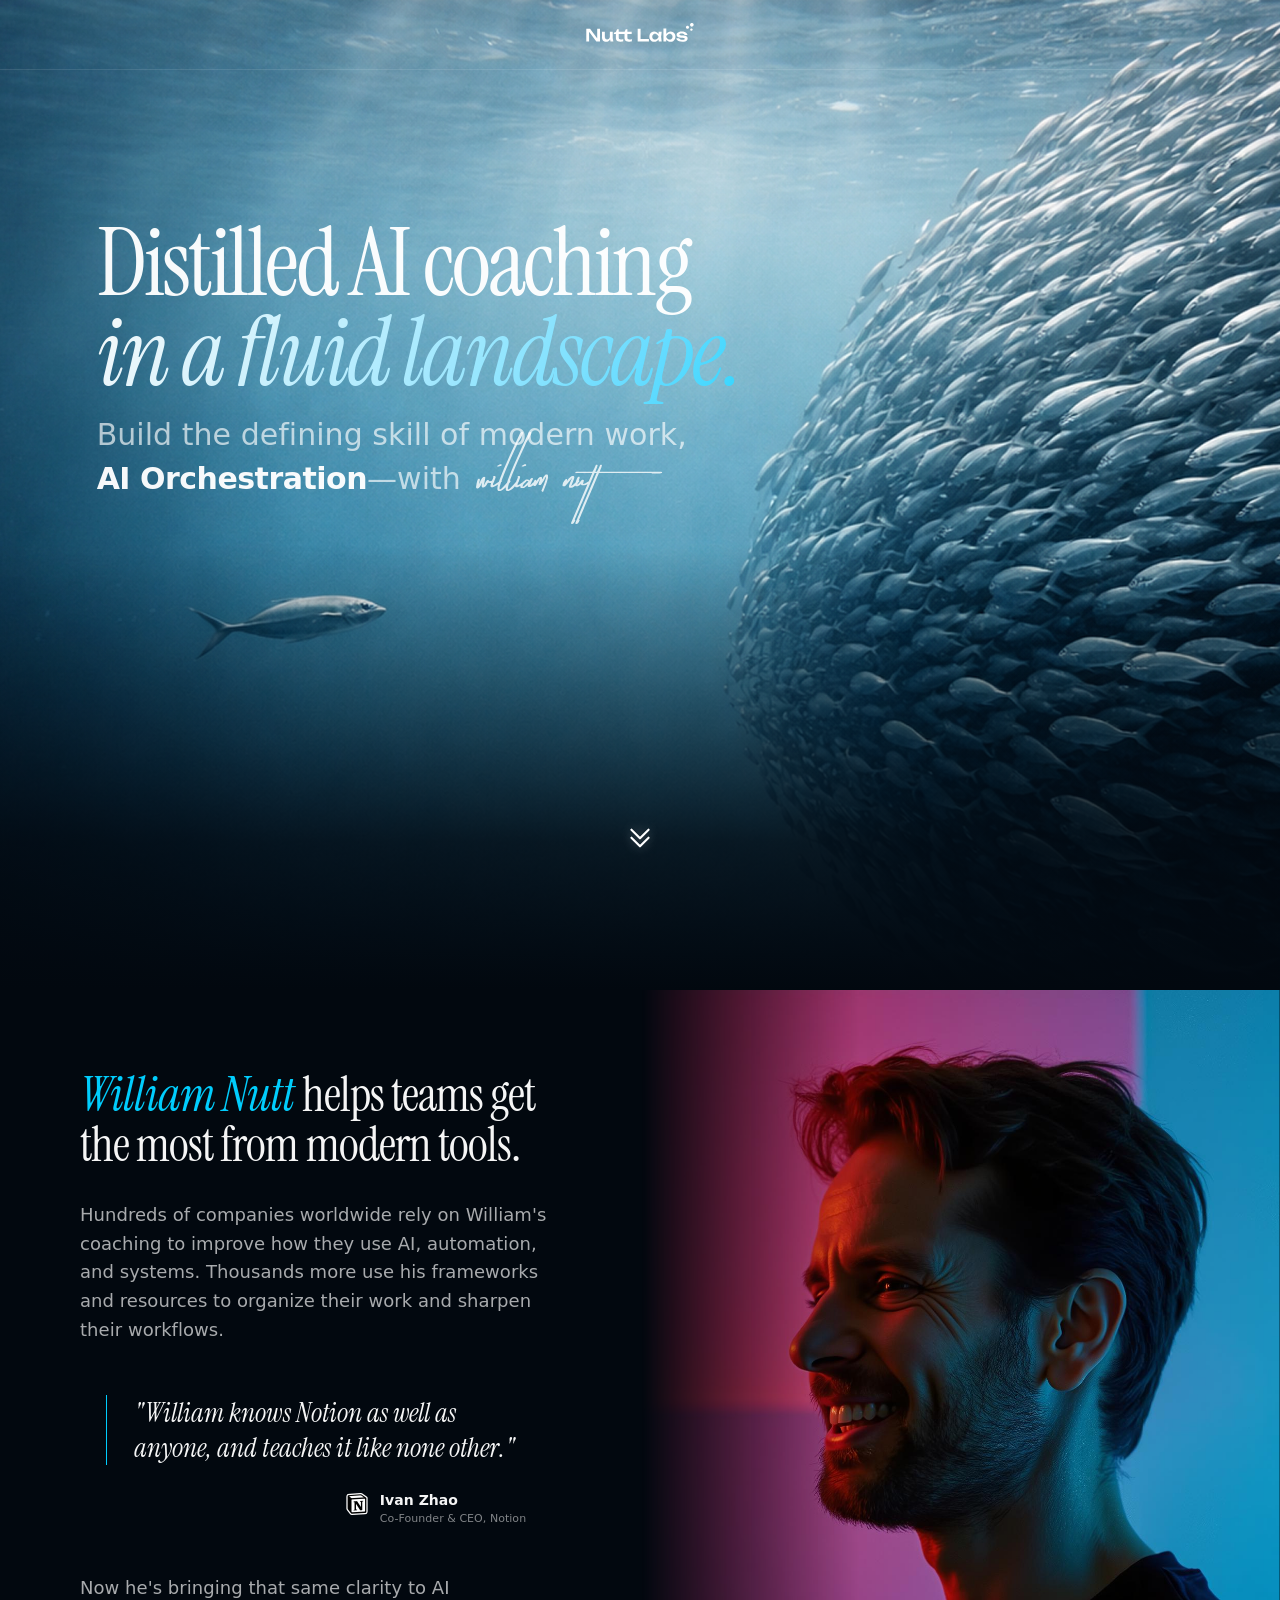
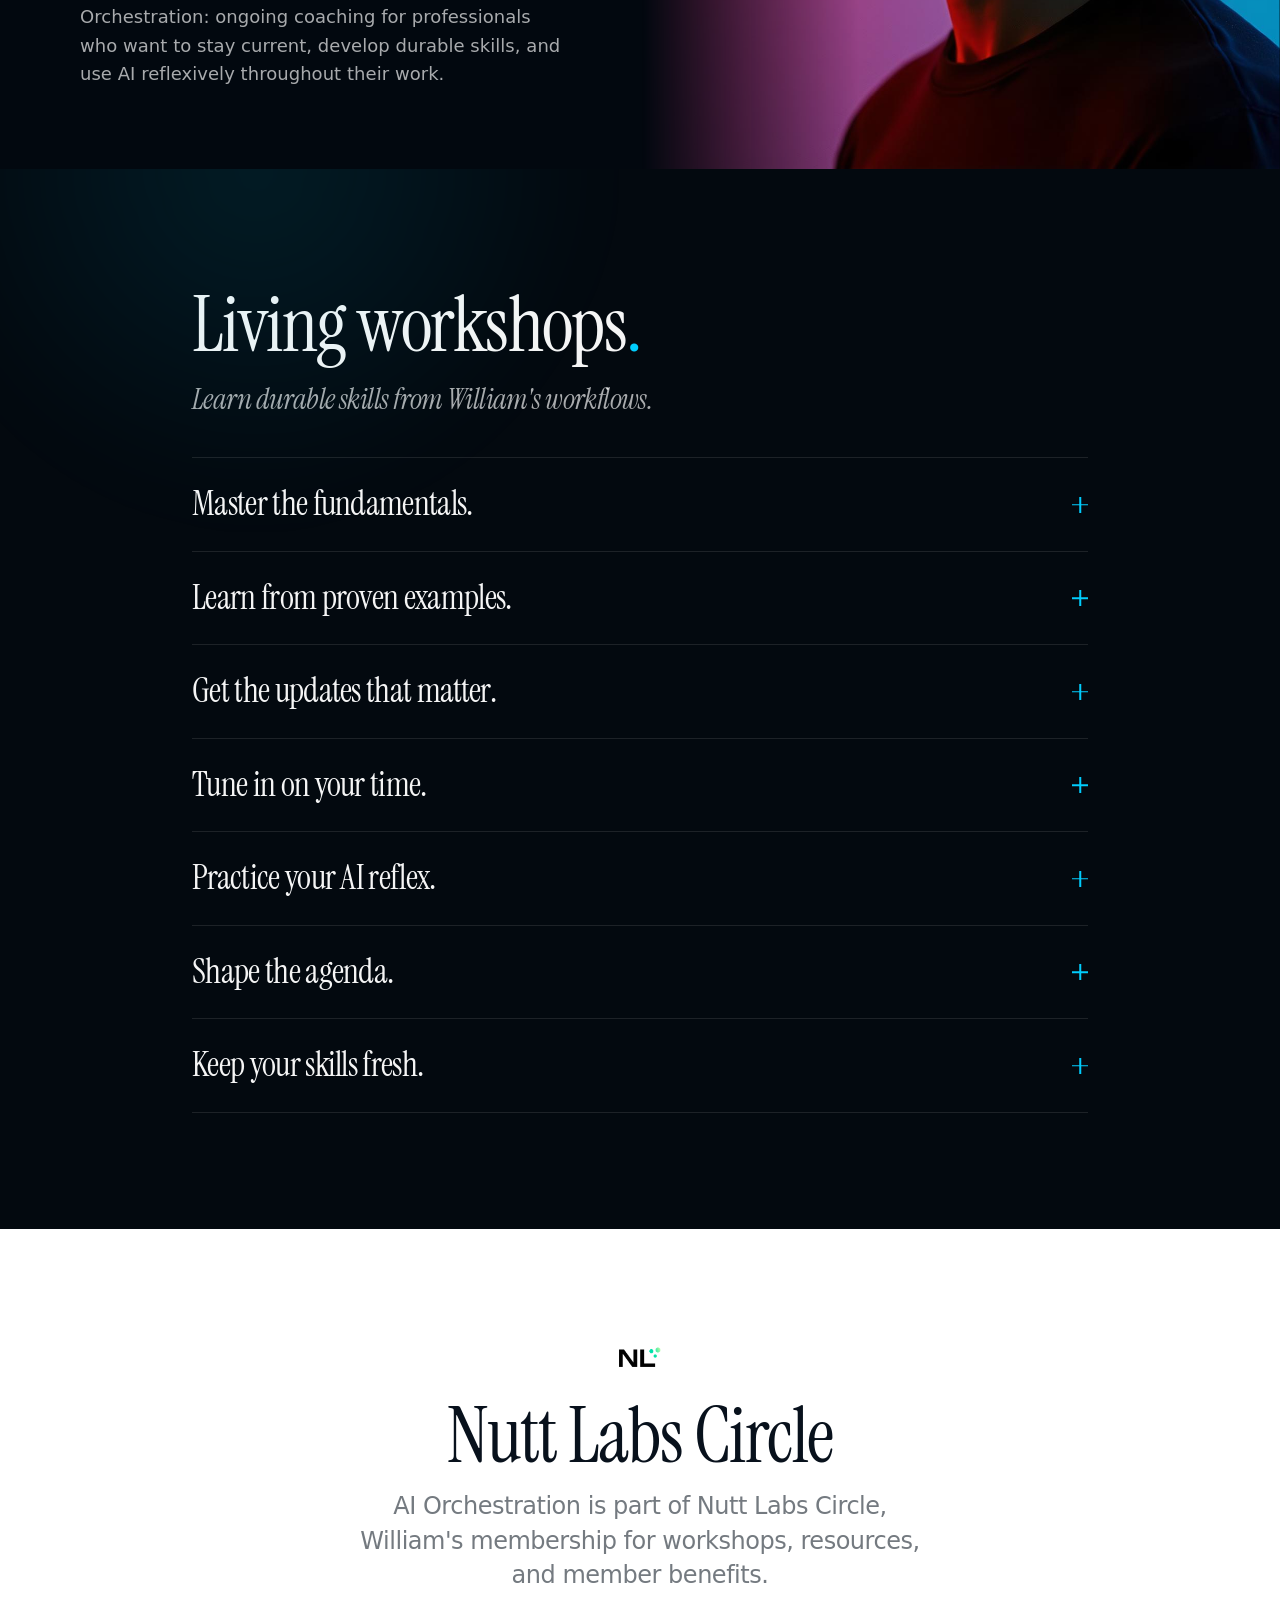
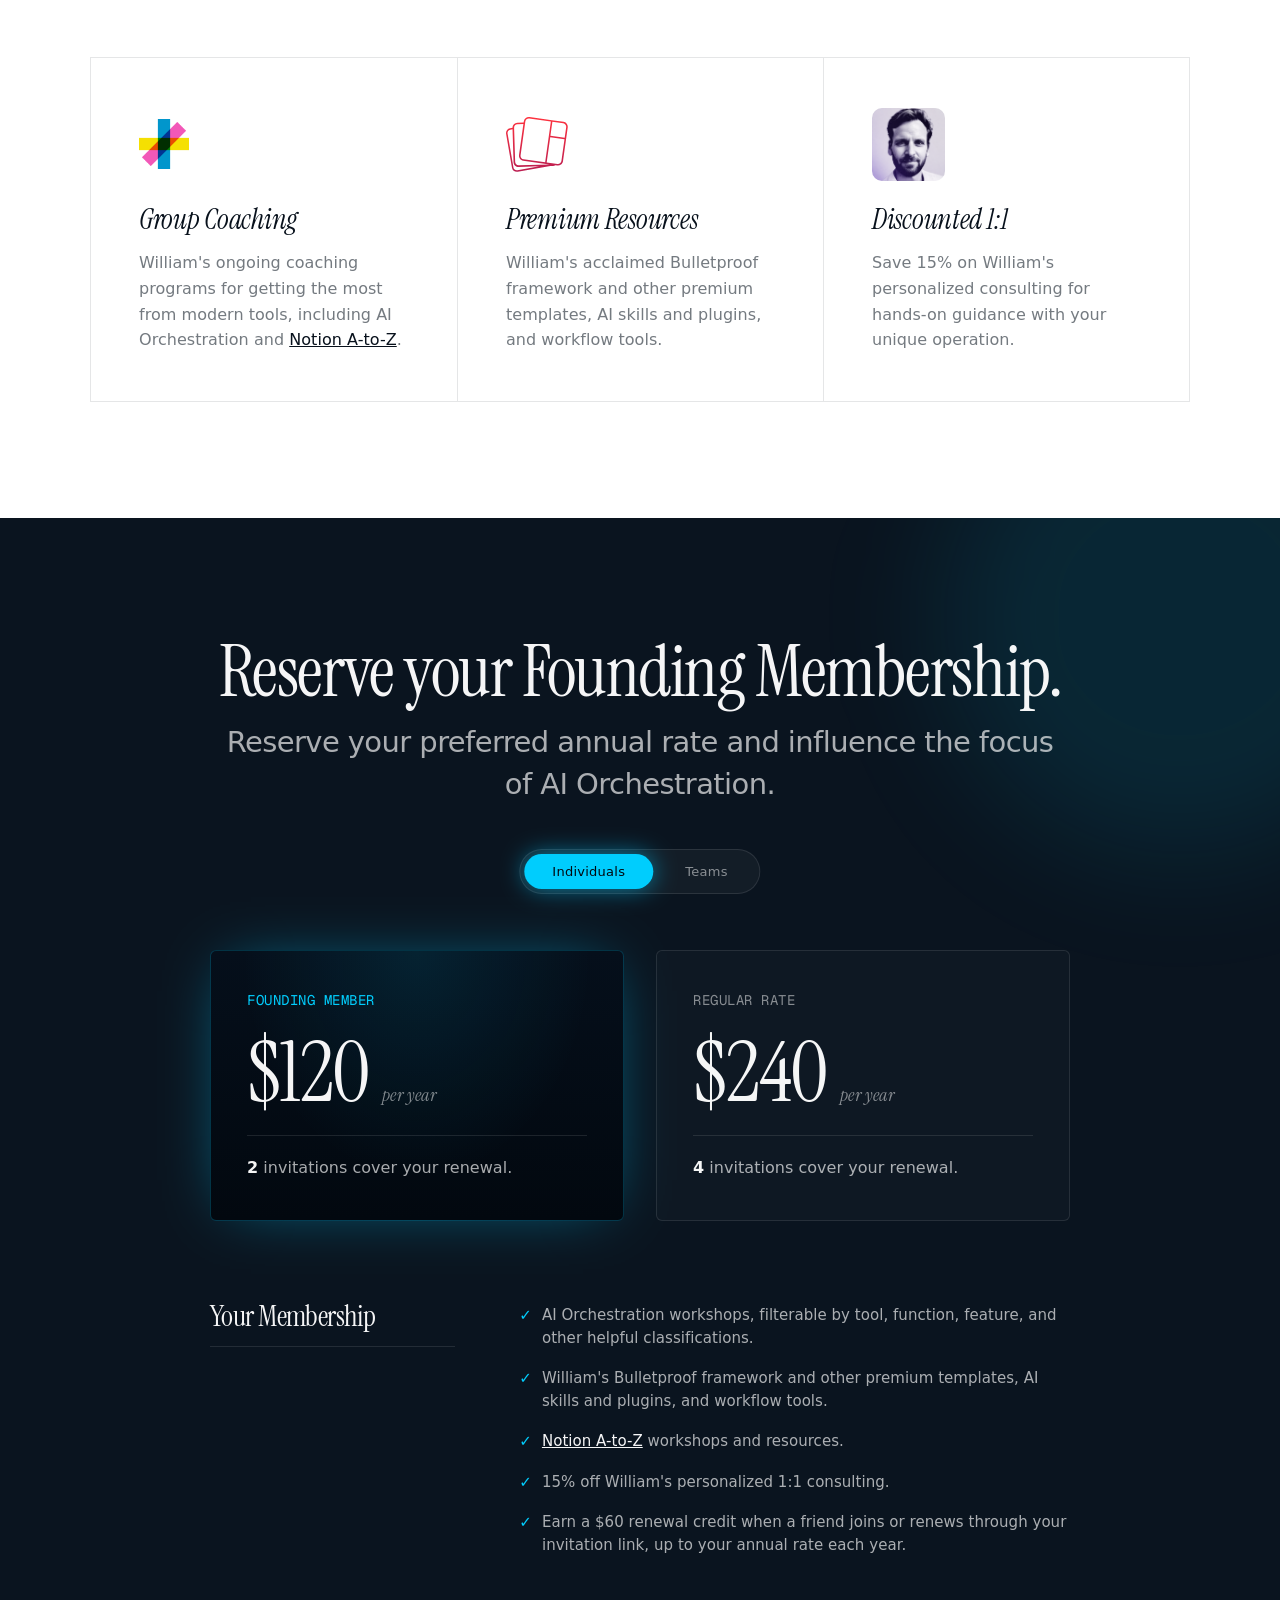
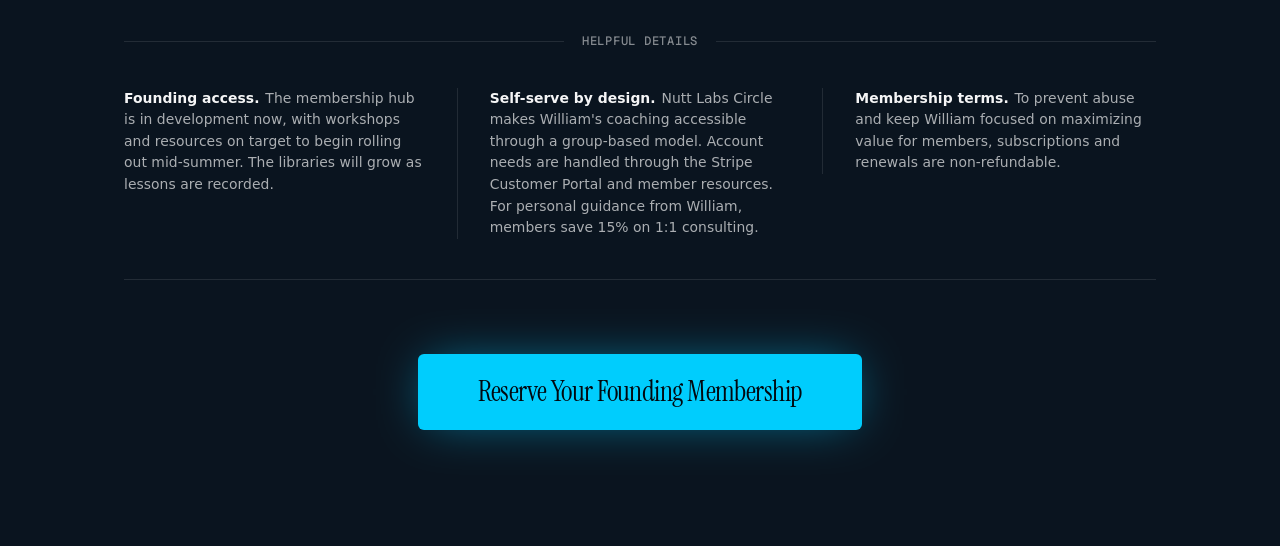
<file: ai-orchestration/index.html>
<!DOCTYPE html>
<html lang="en">
<head>
<!-- Google tag (gtag.js) -->
<script async src="https://www.googletagmanager.com/gtag/js?id=G-K4E2MD4CXL"></script>
<script>
  window.dataLayer = window.dataLayer || [];
  function gtag(){dataLayer.push(arguments);}
  gtag('js', new Date());

  gtag('config', 'G-K4E2MD4CXL');
</script>
<meta charset="UTF-8">
<meta name="viewport" content="width=device-width, initial-scale=1.0">
<title>Distilled AI Coaching with William Nutt</title>
<link rel="icon" type="image/png" href="../assets/nutt-labs_favicon.png">
<meta property="og:image" content="https://circle.nutt.ai/assets/ai-orchestration_og.jpg">
<link rel="stylesheet" href="css/main.css">
</head>
<body>


<!-- ==================== HERO ==================== -->
<section class="hero-section">
  <div class="hero-bg"></div>
  <header class="hero-header">
    <img src="../assets/nutt-labs_logo.svg" alt="Nutt Labs" class="hero-logo">
  </header>
  <div class="hero-content">
    <h1 class="hero-title">Distilled AI coaching<br><span class="hero-title-sub">in a fluid landscape.</span></h1>
    <p class="hero-subtitle"><span class="hero-subtitle__line1">Build the defining skill of modern work, </span><span class="hero-subtitle__line2"><strong>AI Orchestration</strong><span style="font-weight: 300">&mdash;</span>with <img src="../assets/william-nutt_signature.svg" alt="William Nutt" class="signature"></span></p>
  </div>
  <div class="scroll-indicator">
    <svg class="chevron-top" width="21" height="12" viewBox="0 0 24 14" fill="none" xmlns="http://www.w3.org/2000/svg">
      <path d="M2 2L12 12L22 2" stroke="white" stroke-width="2.5" stroke-linecap="round" stroke-linejoin="round"/>
    </svg>
    <svg class="chevron-bottom" width="21" height="12" viewBox="0 0 24 14" fill="none" xmlns="http://www.w3.org/2000/svg">
      <path d="M2 2L12 12L22 2" stroke="white" stroke-width="2.5" stroke-linecap="round" stroke-linejoin="round"/>
    </svg>
  </div>
</section>


<!-- ==================== BIO ==================== -->
<section class="bio-section">
  <div class="bio-inner">
    <div class="bio-text">
      <h3 class="bio-lead"><strong>William Nutt</strong> helps teams get the most from modern tools.</h3>

      <p class="bio-body">Hundreds of companies worldwide rely on William's coaching to improve how they use AI, automation, and systems. Thousands more use his frameworks and resources to organize their work and sharpen their workflows.</p>

      <div class="bio-quote-block">
        <blockquote class="bio-quote">
          <p class="bio-quote-text">"William knows Notion as well as anyone, and teaches it like none other."</p>
        </blockquote>
        <div class="bio-attribution">
          <div class="bio-attr-icon">
            <img src="../assets/notion.png" alt="Notion">
          </div>
          <div class="bio-attr-text">
            <div class="bio-attr-name">Ivan Zhao</div>
            <div class="bio-attr-title">Co-Founder & CEO, Notion</div>
          </div>
        </div>
      </div>

      <p class="bio-closing">Now he's bringing that same clarity to AI Orchestration: ongoing coaching for professionals who want to stay current, develop durable skills, and use AI reflexively throughout their work.</p>
    </div>
    <div class="bio-image">
      <img src="../assets/william-nutt_profile.jpg" alt="Portrait of William Nutt">
    </div>
  </div>
</section>


<!-- ==================== WORKSHOPS ==================== -->
<section class="workshop-section">
  <div class="workshop-inner">
    <h2 class="workshop-header">Living workshops<span class="accent-period">.</span></h2>
    <h4 class="workshop-subheader">Learn durable skills from William's workflows.</h4>

    <div class="accordion">
      <div class="accordion-item">
        <button class="accordion-trigger" type="button" aria-expanded="false" aria-controls="acc-panel-1" id="acc-trigger-1">
          <span class="accordion-title">Master the fundamentals.</span>
          <span class="accordion-icon" aria-hidden="true"></span>
        </button>
        <div class="accordion-panel" id="acc-panel-1" role="region" aria-labelledby="acc-trigger-1" hidden>
          <p class="accordion-body">William will continuously reinforce his core principles for getting the most from AI, including "fundamentals over formulas." Specific tools and implementations expire quickly, but essential skills apply across tools and types of work, and they endure as AI evolves.</p>
        </div>
      </div>

      <div class="accordion-item">
        <button class="accordion-trigger" type="button" aria-expanded="false" aria-controls="acc-panel-2" id="acc-trigger-2">
          <span class="accordion-title">Learn from proven examples.</span>
          <span class="accordion-icon" aria-hidden="true"></span>
        </button>
        <div class="accordion-panel" id="acc-panel-2" role="region" aria-labelledby="acc-trigger-2" hidden>
          <p class="accordion-body">Where is AI actually useful? William will show how he, and the teams he advises, use AI to automate work, replace expensive services, make better decisions, and continuously improve.</p>
        </div>
      </div>

      <div class="accordion-item">
        <button class="accordion-trigger" type="button" aria-expanded="false" aria-controls="acc-panel-7" id="acc-trigger-7">
          <span class="accordion-title">Get the updates that matter.</span>
          <span class="accordion-icon" aria-hidden="true"></span>
        </button>
        <div class="accordion-panel" id="acc-panel-7" role="region" aria-labelledby="acc-trigger-7" hidden>
          <p class="accordion-body">William will cut through the noise to spotlight the product updates, new tools, and emerging capabilities that matter for your work.</p>
        </div>
      </div>

      <div class="accordion-item">
        <button class="accordion-trigger" type="button" aria-expanded="false" aria-controls="acc-panel-3" id="acc-trigger-3">
          <span class="accordion-title">Tune in on your time.</span>
          <span class="accordion-icon" aria-hidden="true"></span>
        </button>
        <div class="accordion-panel" id="acc-panel-3" role="region" aria-labelledby="acc-trigger-3" hidden>
          <p class="accordion-body">Workshops will be available on demand, filterable by tool, function, feature, date, and other helpful classifications to pinpoint the material most relevant to you. They'll include AI summaries and timestamps.</p>
        </div>
      </div>

      <div class="accordion-item">
        <button class="accordion-trigger" type="button" aria-expanded="false" aria-controls="acc-panel-4" id="acc-trigger-4">
          <span class="accordion-title">Practice your AI reflex.</span>
          <span class="accordion-icon" aria-hidden="true"></span>
        </button>
        <div class="accordion-panel" id="acc-panel-4" role="region" aria-labelledby="acc-trigger-4" hidden>
          <p class="accordion-body">Another of William's core principles: "Use AI reflexively." As you build fundamental skills, practical exercises will help them stick and train your AI reflex.</p>
        </div>
      </div>

      <div class="accordion-item">
        <button class="accordion-trigger" type="button" aria-expanded="false" aria-controls="acc-panel-5" id="acc-trigger-5">
          <span class="accordion-title">Shape the agenda.</span>
          <span class="accordion-icon" aria-hidden="true"></span>
        </button>
        <div class="accordion-panel" id="acc-panel-5" role="region" aria-labelledby="acc-trigger-5" hidden>
          <p class="accordion-body">Submit your questions and topic requests. AI will identify common themes for William to prioritize for future workshops.</p>
        </div>
      </div>

      <div class="accordion-item">
        <button class="accordion-trigger" type="button" aria-expanded="false" aria-controls="acc-panel-6" id="acc-trigger-6">
          <span class="accordion-title">Keep your skills fresh.</span>
          <span class="accordion-icon" aria-hidden="true"></span>
        </button>
        <div class="accordion-panel" id="acc-panel-6" role="region" aria-labelledby="acc-trigger-6" hidden>
          <p class="accordion-body">As AI tools evolve at light speed, knowledge goes stale fast. The continuous nature of AI Orchestration will keep your skills sharp so you can maintain your edge.</p>
        </div>
      </div>
    </div>

  </div>
</section>


<!-- ==================== CIRCLE ==================== -->
<section class="circle-section">
  <div class="circle-inner">
    <div class="circle-header-row">
      <h2 class="circle-header">Nutt Labs Circle</h2>
      <div class="circle-header-divider"></div>
      <img src="../assets/nutt-labs_icon.png" alt="Nutt Labs" class="circle-logo">
    </div>
    <h4 class="circle-subheader">AI Orchestration is part of Nutt Labs Circle, William's membership for workshops, resources, and member benefits.</h4>

    <div class="circle-grid">
      <div class="circle-card">
        <div class="card-image-wrap"><img src="../assets/Productivity-Nexus-Icon.png" alt="Productivity Nexus icon" class="card-image card-image--icon card-image--productivity-nexus"></div>
        <h4 class="circle-title">Group Coaching</h4>
        <p class="circle-description">William's ongoing coaching programs for getting the most from modern tools, including AI Orchestration and <a href="https://circle.nutt.ai/notion-az" target="_blank" rel="noopener noreferrer">Notion A-to-Z</a>.</p>
      </div>

      <div class="circle-card">
        <div class="card-image-wrap"><img src="../assets/templates-icon.svg" alt="Premium resources" class="card-image card-image--icon"></div>
        <h4 class="circle-title">Premium Resources</h4>
        <p class="circle-description">William's acclaimed Bulletproof framework and other premium templates, AI skills and plugins, and workflow tools.</p>
      </div>

      <div class="circle-card">
        <div class="card-image-wrap"><img src="../assets/william-nutt_purple.png" alt="William Nutt" class="card-image card-image--headshot"></div>
        <h4 class="circle-title">Discounted 1:1</h4>
        <p class="circle-description">Save 15% on William's personalized consulting for hands-on guidance with your unique operation.</p>
      </div>
    </div>
  </div>
</section>


<!-- ==================== PRICING ==================== -->
<section class="pricing-section" id="pricing">
  <div class="pricing-inner">
    <h2 class="pricing-header">Reserve your Founding Membership.</h2>
    <h4 class="pricing-subheader">Reserve your preferred annual rate and influence the focus of AI Orchestration.</h4>

    <div class="tabs">
      <button class="tab active" onclick="switchTab('individual')">Individuals</button>
      <a href="https://form.nutt.ai/teams" target="_blank" class="tab">Teams</a>
    </div>

    <!-- Individual Tab -->
    <div id="tab-individual" class="tab-content active">
      <div class="pricing-columns">
        <div class="pricing-card founding">
          <div class="card-tier">Founding Member</div>
          <div class="card-price">$120</div>
          <div class="card-price-period">per year</div>
          <hr class="card-divider">
          <div class="card-referral"><span class="referral-highlight">2</span> invitations cover your renewal.</div>
        </div>

        <div class="pricing-card regular">
          <div class="card-tier">Regular Rate</div>
          <div class="card-price">$240</div>
          <div class="card-price-period">per year</div>
          <hr class="card-divider">
          <div class="card-referral"><span class="referral-highlight">4</span> invitations cover your renewal.</div>
        </div>
      </div>

    </div>


    <div class="features-section">
      <div class="features-left">
        <h4 class="features-heading">Your Membership</h4>
        <hr class="features-line">
      </div>
      <ul class="features-list">
        <li class="feature-item"><span class="feature-check">&#10003;</span> <span>AI Orchestration workshops, filterable by tool, function, feature, and other helpful classifications.</span></li>
        <li class="feature-item"><span class="feature-check">&#10003;</span> <span>William's Bulletproof framework and other premium templates, AI skills and plugins, and workflow tools.</span></li>
        <li class="feature-item"><span class="feature-check">&#10003;</span> <span><a href="https://circle.nutt.ai/notion-az" target="_blank" rel="noopener noreferrer">Notion A-to-Z</a> workshops and resources.</span></li>
        <li class="feature-item"><span class="feature-check">&#10003;</span> <span>15% off William's personalized 1:1 consulting.</span></li>
        <li class="feature-item"><span class="feature-check">&#10003;</span> <span>Earn a $60 renewal credit when a friend joins or renews through your invitation link, up to your annual rate each year.</span></li>
      </ul>
    </div>

    <div class="cta-fine-print-block">
      <p class="cta-fine-print-intro">Helpful Details</p>
      <div class="cta-fine-print">
        <div class="cta-fine-print-item">
          <p class="cta-fine-print-body"><strong>Founding access.</strong> The membership hub is in development now, with workshops and resources on target to begin rolling out mid-summer. The libraries will grow as lessons are recorded.</p>
        </div>
        <div class="cta-fine-print-item">
          <p class="cta-fine-print-body"><strong>Self-serve by design.</strong> Nutt Labs Circle makes William's coaching accessible through a group-based model. Account needs are handled through the Stripe Customer Portal and member resources. For personal guidance from William, members save 15% on 1:1 consulting.</p>
        </div>
        <div class="cta-fine-print-item">
          <p class="cta-fine-print-body"><strong>Membership terms.</strong> To prevent abuse and keep William focused on maximizing value for members, subscriptions and renewals are non-refundable.</p>
        </div>
      </div>
    </div>

    <div class="cta-wrapper">
      <a href="https://buy.stripe.com/8x25kFegy5X5c1M9AR4c800" class="cta-button" target="_blank">Reserve Your Founding Membership</a>
    </div>
  </div>
</section>


<script src="js/main.js"></script>

</body>
</html>
</file>
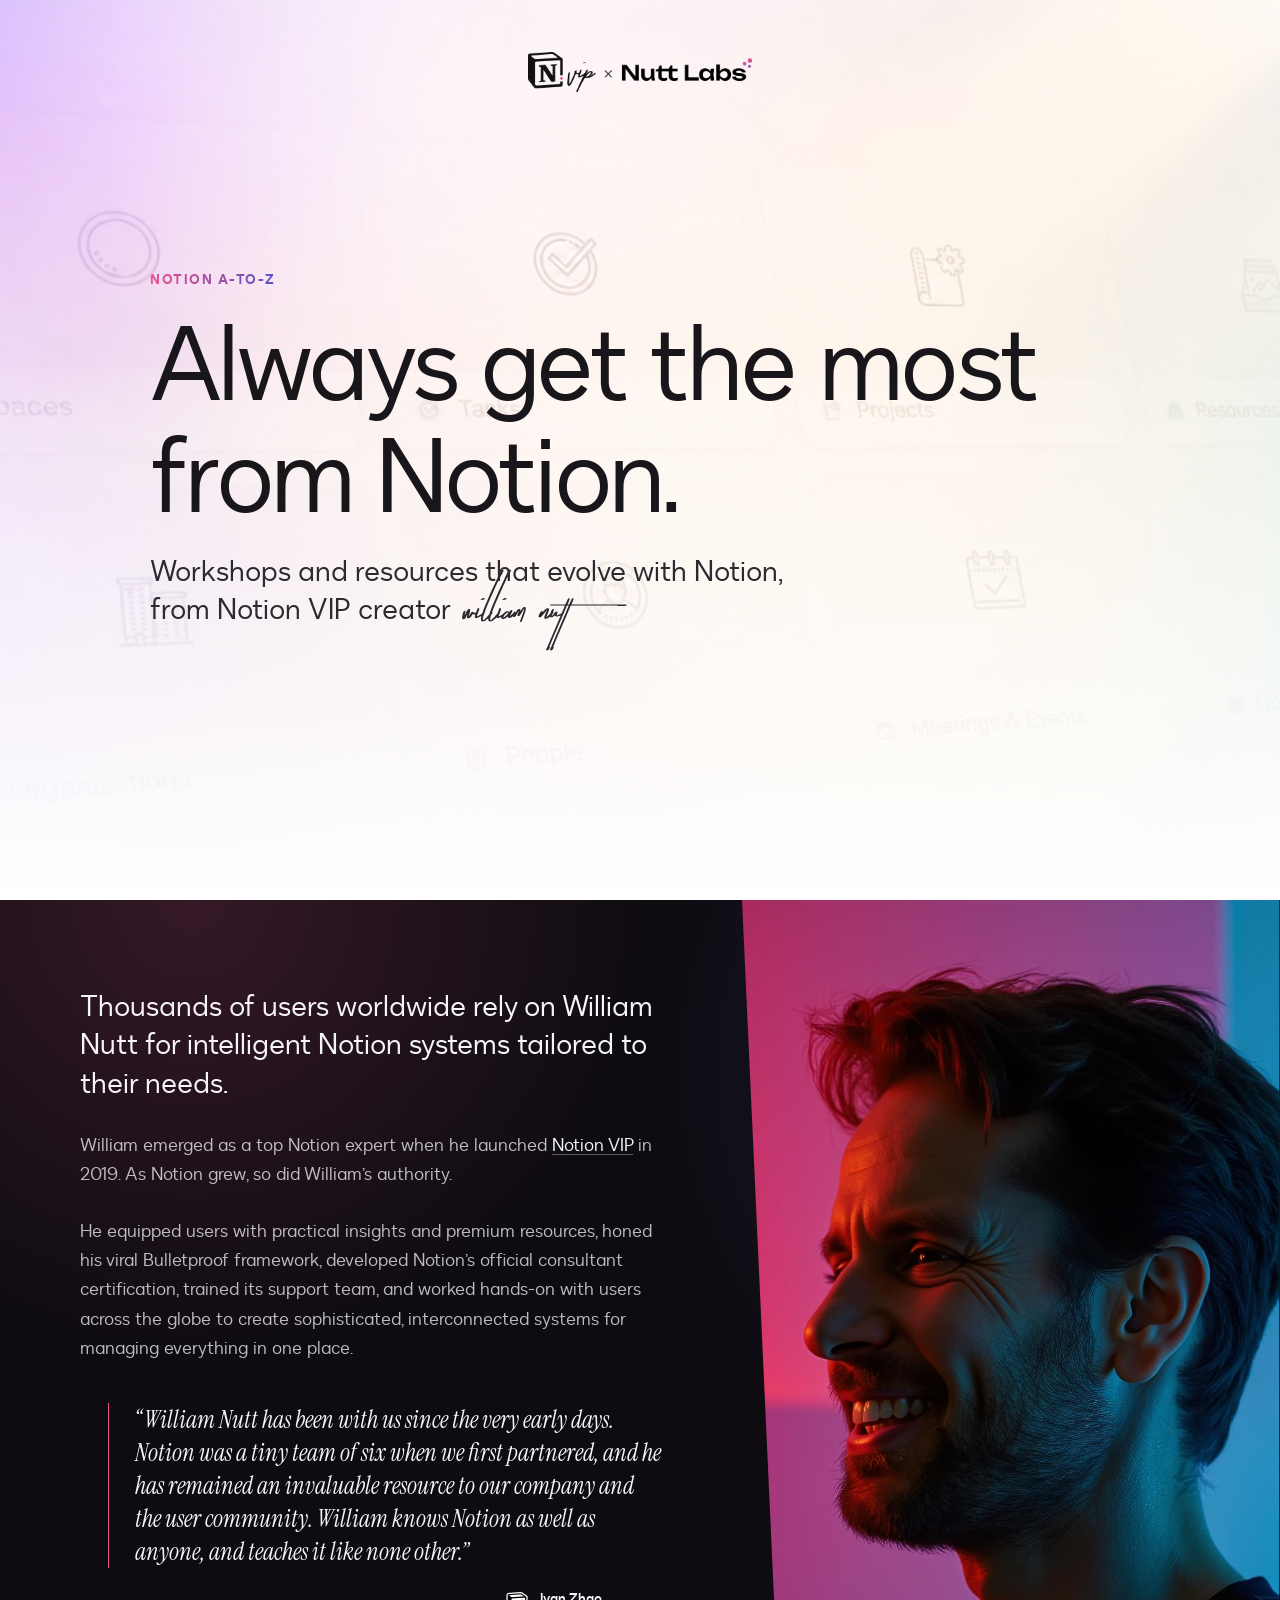
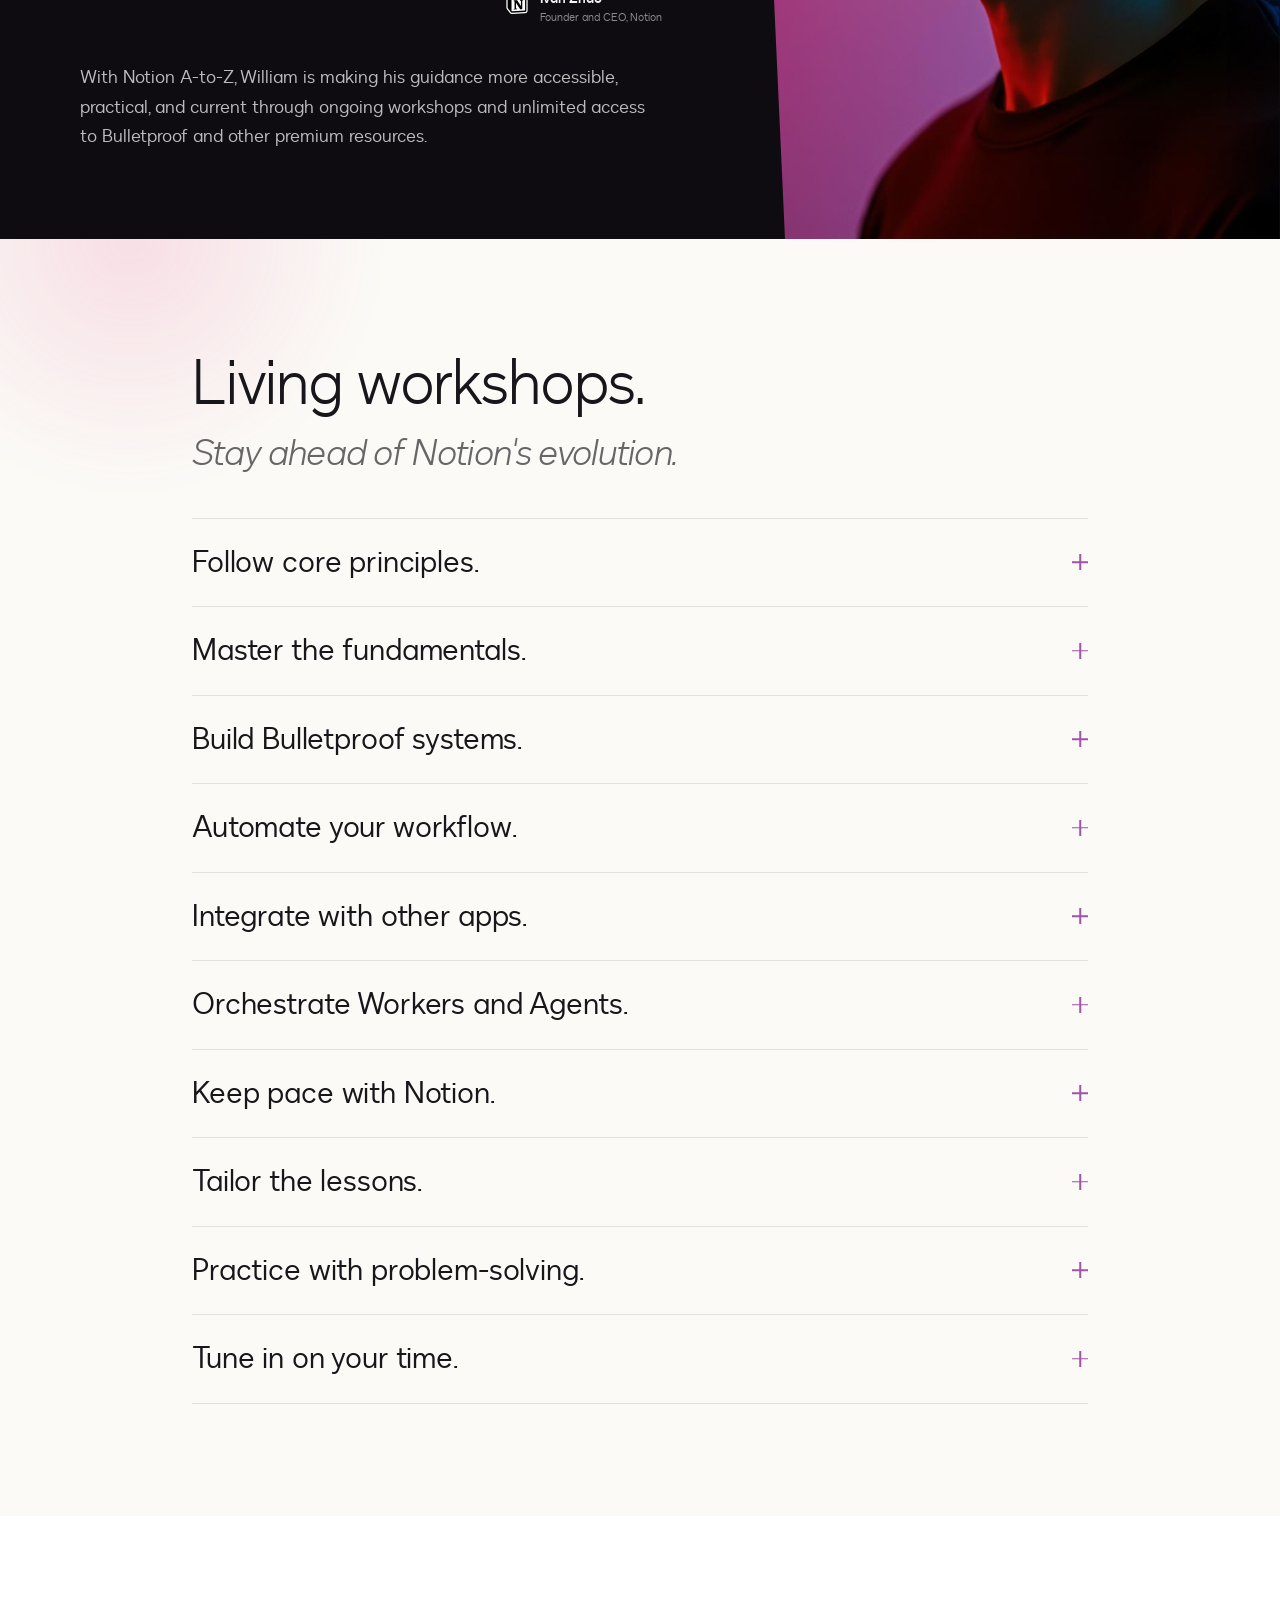
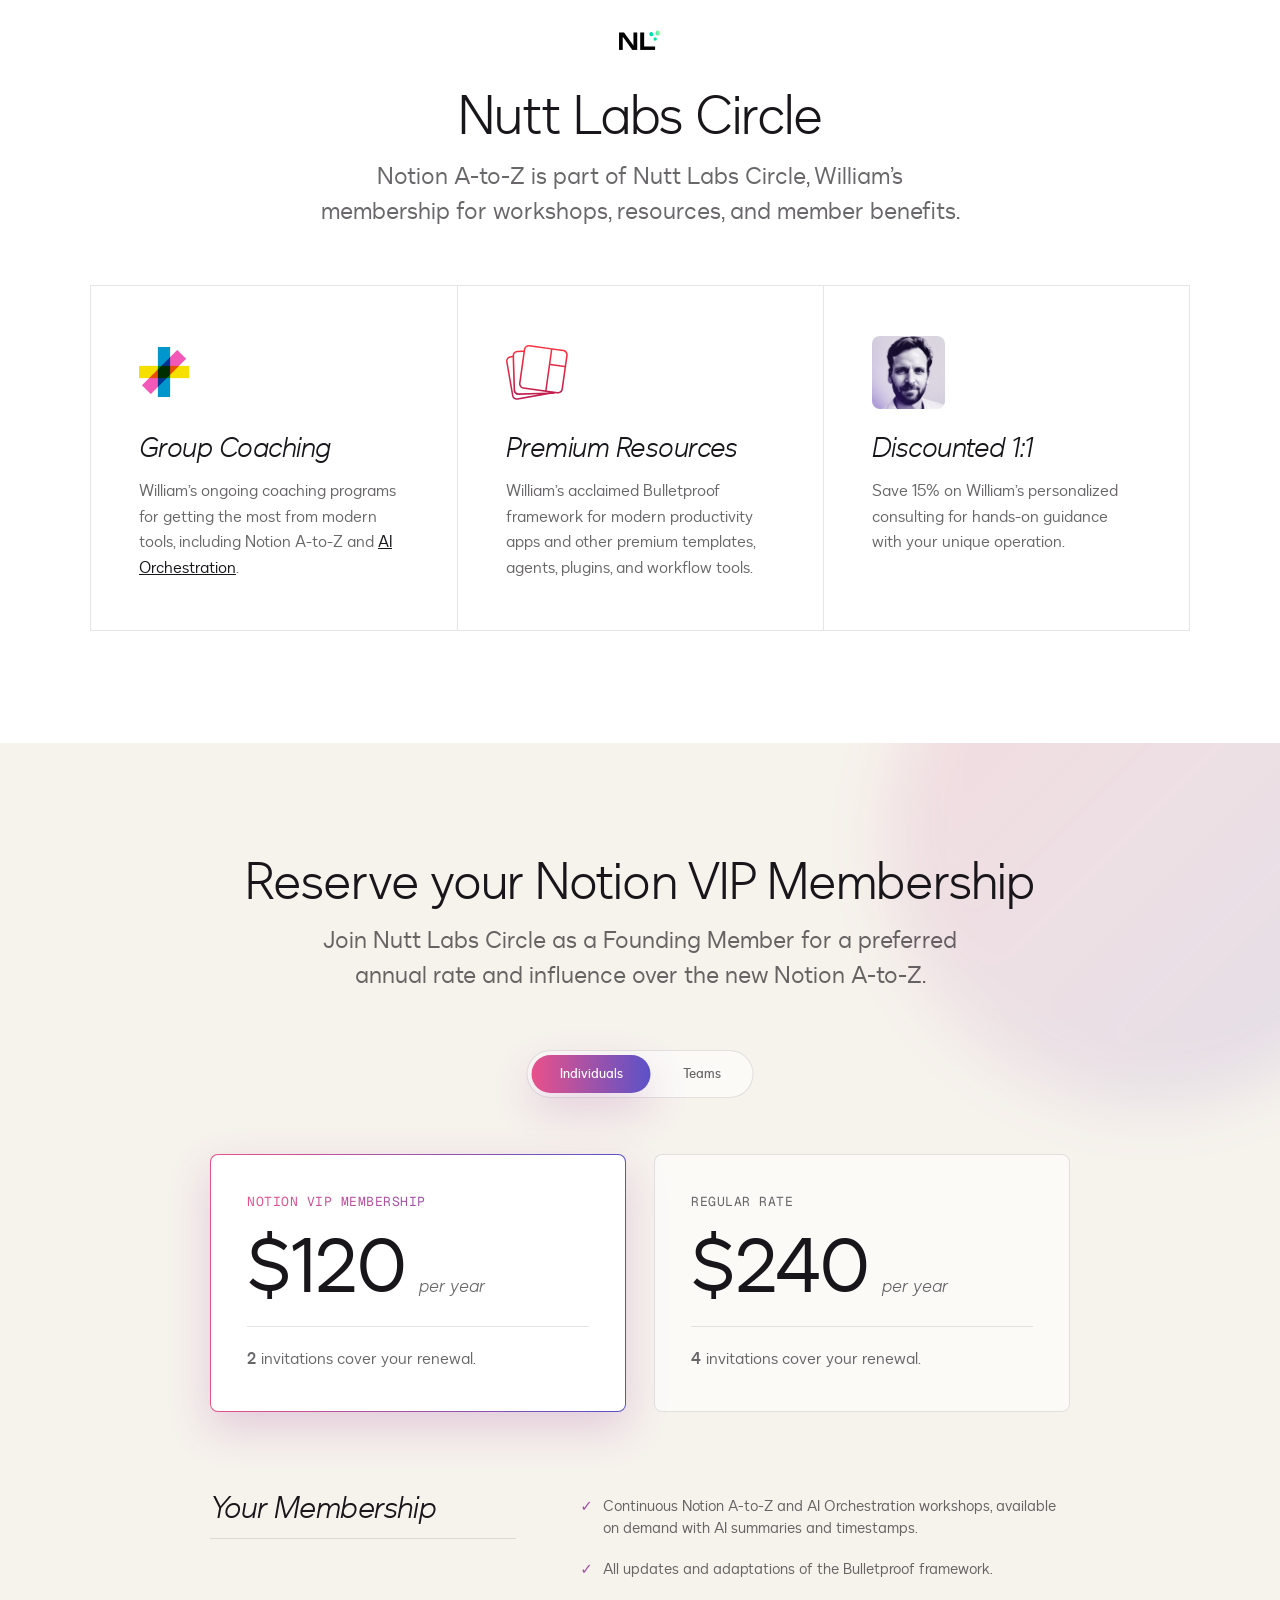
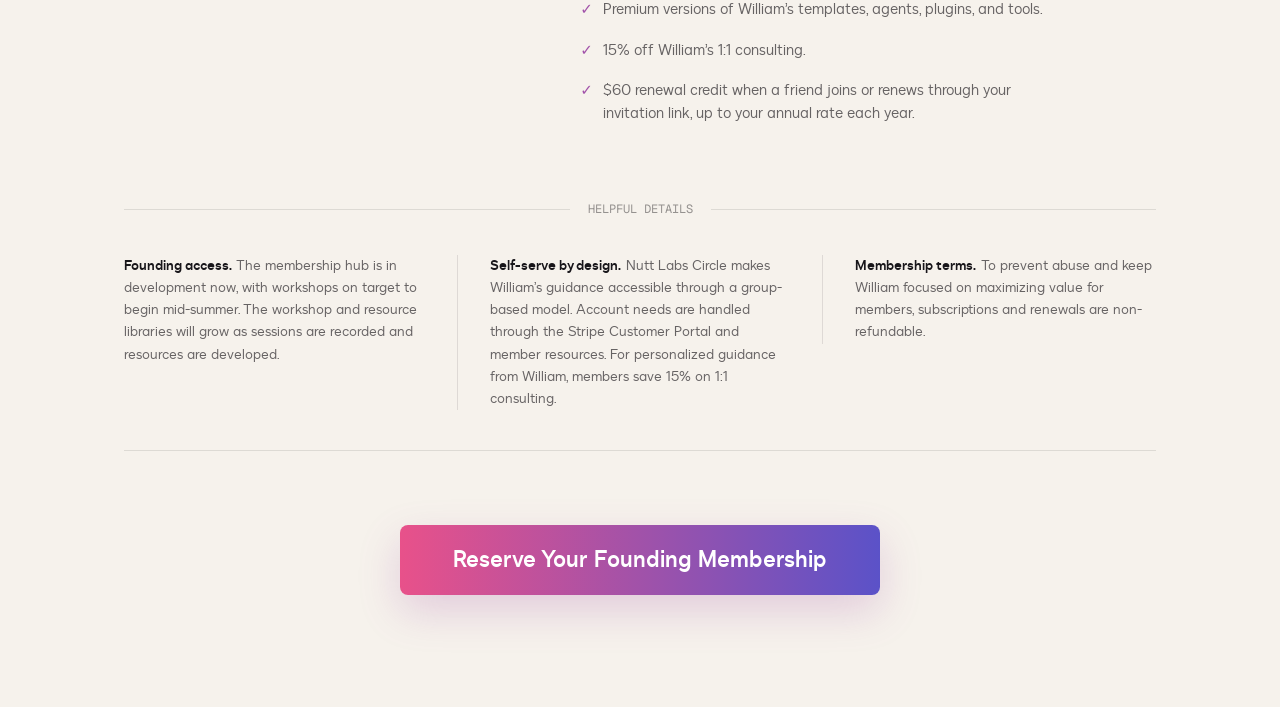
<file: notion-az/index.html>
<!DOCTYPE html>
<html lang="en">
<head>
<!-- Google tag (gtag.js) -->
<script async src="https://www.googletagmanager.com/gtag/js?id=G-K4E2MD4CXL"></script>
<script>
  window.dataLayer = window.dataLayer || [];
  function gtag(){dataLayer.push(arguments);}
  gtag('js', new Date());

  gtag('config', 'G-K4E2MD4CXL');
</script>
<meta charset="UTF-8">
<meta name="viewport" content="width=device-width, initial-scale=1.0">
<title>Notion A-to-Z &rarr; Always get the most from Notion.</title>
<link rel="icon" type="image/png" href="../assets/nutt-labs_favicon.png">
<meta property="og:image" content="https://circle.nutt.ai/assets/notion-a-to-z_og.jpg">
<link rel="stylesheet" href="css/main.css">
</head>
<body>

  <section class="hero">
    <div class="hero__bg"></div>

    <div class="hero__inner">

      <div class="hero__logo">
        <img src="../assets/nutt-labs_notion-vip.png" alt="Notion VIP × Nutt Labs" />
      </div>

      <div class="hero__content">

        <a class="hero__eyebrow" href="https://circle.nutt.ai/notion-az" target="_blank" rel="noopener noreferrer">Notion A-to-Z</a>
        <h1 class="hero__headline">Always get the most<br>from Notion.</h1>

        <div class="hero__sub">
          <p class="hero__sub-l1">Workshops and resources<br class="mobile-only"> that evolve with Notion,</p>
          <p class="hero__sub-l2">from Notion&nbsp;VIP&nbsp;creator&nbsp;<svg class="hero__sig" viewBox="0 0 155 76" fill="none" xmlns="http://www.w3.org/2000/svg" aria-label="William Nutt"><path d="M6.62109 37.0368C7.33049 37.0565 7.68519 37.1846 7.68519 37.421C7.68519 38.4851 7.33049 40.4853 6.62109 43.4214V43.6283H6.828C8.04975 40.9089 8.96606 39.5492 9.57694 39.5492H10.2568C10.7888 40.2586 11.2027 40.6133 11.4982 40.6133C11.5771 40.6133 12.4343 40.3375 14.0698 39.7857L14.8975 39.9926V40.8498C13.991 41.5789 12.9466 42.0223 11.7643 42.1799L9.84296 41.9435C8.60151 44.4855 7.37976 45.7565 6.17771 45.7565H5.32052C5.12346 45.7565 4.91655 45.5398 4.69979 45.1062V43.8057L4.93626 42.5642V42.3573H4.69979C3.63568 45.1949 2.57158 46.6137 1.50747 46.6137H0.857186C0.581307 46.5152 0.295575 46.1605 -9.80496e-06 45.5496C0.709394 40.9976 1.4188 38.7216 2.1282 38.7216H2.80805C3.06422 38.7216 3.19231 38.9384 3.19231 39.3719C3.19231 39.766 2.9854 40.7611 2.57158 42.3573V42.5642H2.80805C4.24656 38.8793 5.51757 37.0368 6.62109 37.0368ZM19.8787 26.6617H21.1792V27.9328C19.8195 28.3466 18.9623 28.5535 18.6076 28.5535H17.9869C17.6913 28.5535 17.5435 28.4057 17.5435 28.1101C17.5435 27.9131 18.3219 27.4303 19.8787 26.6617ZM14.7946 36.4456H15.6222C15.839 36.4456 16.0459 36.6525 16.243 37.0663V37.3028C16.243 37.7363 15.5336 39.6379 14.1148 43.0076V44.0717C15.9868 43.1061 18.0559 41.7661 20.322 40.0517H20.4994C20.7753 40.1897 21.0708 40.2586 21.3861 40.2586V40.8794C18.8441 43.2835 16.3612 44.8501 13.9374 45.5792H13.2871C12.4201 45.5792 11.9865 45.1555 11.9865 44.3082C11.9865 43.3229 12.7748 41.0567 14.3512 37.5097C14.1936 37.2141 14.1148 36.9974 14.1148 36.8594L14.7946 36.4456ZM37.9838 6.25104e-06H38.4272C38.841 6.25104e-06 39.0479 0.285738 39.0479 0.857202C38.3385 2.946 36.8409 5.70479 34.555 9.13357C34.555 9.46857 33.284 12.3062 30.742 17.6464C23.3524 33.943 19.5984 43.6677 19.4802 46.8206C19.5984 47.0965 19.6576 47.3034 19.6576 47.4414H19.894C20.6231 47.4414 23.0272 45.0373 27.1063 40.2291C27.3822 40.0714 27.6778 39.9926 27.993 39.9926H28.1704C28.466 40.032 28.6138 40.1798 28.6138 40.436V40.8498C24.9288 46.1112 21.8153 48.7419 19.2733 48.7419C18.2683 48.7419 17.7658 48.2394 17.7658 47.2344V46.3772C17.7658 42.5149 24.1504 27.115 36.9197 0.177357L37.9838 6.25104e-06ZM44.8863 6.25104e-06H45.3297C45.7435 6.25104e-06 45.9504 0.285738 45.9504 0.857202C45.241 2.946 43.7434 5.70479 41.4575 9.13357C41.4575 9.46857 40.1865 12.3062 37.6445 17.6464C30.2549 33.943 26.5009 43.6677 26.3827 46.8206C26.5009 47.0965 26.5601 47.3034 26.5601 47.4414H26.7965C27.5256 47.4414 29.9297 45.0373 34.0088 40.2291C34.2847 40.0714 34.5802 39.9926 34.8955 39.9926H35.0729C35.3685 40.032 35.5163 40.1798 35.5163 40.436V40.8498C31.8313 46.1112 28.7178 48.7419 26.1758 48.7419C25.1708 48.7419 24.6683 48.2394 24.6683 47.2344V46.3772C24.6683 42.5149 31.0529 27.115 43.8222 0.177357L44.8863 6.25104e-06ZM40.2314 26.6617H41.532V27.9328C40.1723 28.3466 39.3151 28.5535 38.9604 28.5535H38.3397C38.0441 28.5535 37.8963 28.4057 37.8963 28.1101C37.8963 27.9131 38.6747 27.4303 40.2314 26.6617ZM35.1474 36.4456H35.975C36.1918 36.4456 36.3987 36.6525 36.5957 37.0663V37.3028C36.5957 37.7363 35.8863 39.6379 34.4675 43.0076V44.0717C36.3396 43.1061 38.4087 41.7661 40.6748 40.0517H40.8522C41.128 40.1897 41.4236 40.2586 41.7389 40.2586V40.8794C39.1969 43.2835 36.714 44.8501 34.2902 45.5792H33.6399C32.7728 45.5792 32.3393 45.1555 32.3393 44.3082C32.3393 43.3229 33.1276 41.0567 34.704 37.5097C34.5464 37.2141 34.4675 36.9974 34.4675 36.8594L35.1474 36.4456ZM46.0698 38.0418H46.6906C46.9073 38.0418 47.1142 38.2487 47.3113 38.6625C46.3457 40.5936 45.5772 42.2982 45.0057 43.7761H45.1831C47.6463 41.2341 49.2129 39.9631 49.8829 39.9631C50.1785 40.101 50.3854 40.17 50.5036 40.17V40.7907C47.666 43.9239 45.6856 45.4905 44.5623 45.4905H44.119C43.2913 45.4905 42.8775 45.1358 42.8775 44.4264C42.9957 44.1308 43.0549 43.914 43.0549 43.7761C41.2222 45.4905 39.8823 46.3477 39.0349 46.3477H37.9708C37.1038 46.3477 36.6702 45.9142 36.6702 45.0471C36.6702 43.4904 38.2368 41.5691 41.37 39.2832H42.8775C43.3307 39.2832 43.8234 39.5098 44.3554 39.9631C44.6707 39.2734 45.2422 38.6329 46.0698 38.0418ZM42.2272 40.3473C39.8231 42.4164 38.6211 44.0618 38.6211 45.2836C39.3699 45.0668 40.9956 43.5692 43.4982 40.7907C43.1238 40.7907 42.7002 40.6429 42.2272 40.3473ZM57.7903 35.2041H59.0909C59.5047 35.3618 59.7117 35.7953 59.7117 36.5047V36.889C59.7117 38.7216 58.3618 42.8499 55.6621 49.274H54.8345C54.6177 49.274 54.4108 49.0474 54.2138 48.5941C56.7558 42.3869 58.0268 38.6329 58.0268 37.3324V37.1254H57.7903C55.4848 41.3819 54.066 43.579 53.5339 43.717H52.2629C51.987 43.717 51.8491 43.5692 51.8491 43.2736C51.8491 42.6824 52.2826 41.2636 53.1497 39.0172V38.8398H52.9132C51.0609 42.446 49.849 44.3574 49.2775 44.5742H48.0065C47.7306 44.5742 47.5927 44.4362 47.5927 44.1604C47.5927 41.2439 48.1543 39.6773 49.2775 39.4606H49.514C49.8096 39.5 49.9574 39.6478 49.9574 39.9039V40.0813C49.9574 40.4163 49.8785 40.7119 49.7209 40.968V41.1454H49.9574C51.1003 38.4654 52.2925 37.1254 53.5339 37.1254H54.2138C54.6276 37.1254 54.8345 37.756 54.8345 39.0172H55.0414C55.6326 37.5196 56.5489 36.2485 57.7903 35.2041ZM79.9899 36.3274H80.8471C81.0442 36.3274 81.2511 36.5441 81.4679 36.9777V37.8349C81.4679 38.4457 80.6205 40.702 78.9258 44.6037C79.2805 44.6037 81.0541 43.0568 84.2464 39.9631H85.3105C85.5864 39.9828 85.7243 40.1109 85.7243 40.3473V40.5838C82.6502 44.2687 80.3841 46.1112 78.9258 46.1112H78.0982L77.0341 45.9043V44.8402C77.0341 44.2096 77.8716 42.0026 79.5466 38.2191H79.3397C75.8518 42.6332 73.9403 44.8402 73.6053 44.8402H72.0978C71.8417 44.8402 71.7136 44.7023 71.7136 44.4264V44.2195C71.7136 42.5839 72.6299 40.8104 74.4625 38.899H75.0832C75.3788 38.9187 75.5266 39.0467 75.5266 39.2832V39.7266L75.2901 40.17H75.5266C77.4381 37.6082 78.9258 36.3274 79.9899 36.3274ZM84.8529 37.0663H85.5328C85.7889 37.1057 85.917 37.2535 85.917 37.5097V37.9235C84.6559 41.2932 84.0253 43.1357 84.0253 43.451C84.2617 43.451 85.3948 42.2391 87.4245 39.8153L88.0452 39.431H88.2817L89.3458 39.6379V40.0517C89.3458 40.4064 89.1389 41.3326 88.7251 42.8302L89.1093 43.0076C89.464 43.0076 91.3164 42.0223 94.6663 40.0517C95.2181 40.2488 95.494 40.4656 95.494 40.702V40.8794C93.2869 42.8302 91.3065 43.8943 89.5527 44.0717H88.4886C87.4836 44.0717 86.9811 43.717 86.9811 43.0076C85.8579 44.1702 84.9416 44.7515 84.2322 44.7515H82.7247C82.3109 44.5939 82.104 44.1604 82.104 43.451C83.2666 39.1945 84.1829 37.0663 84.8529 37.0663ZM99.7362 27.046H100.386C100.662 27.1051 100.8 27.2529 100.8 27.4894C100.8 28.0806 100.16 29.8541 98.879 32.8099H149.572L150.636 33.0464V33.6671C150.636 34.1006 149.345 34.3174 146.764 34.3174H145.936L145.315 33.874H98.2583C98.2583 34.1105 92.7899 46.9586 81.8533 72.4183C82.1489 72.4183 82.2967 72.6252 82.2967 73.039C81.4099 75.0096 80.5527 75.9948 79.7251 75.9948C79.0157 75.916 78.661 75.7091 78.661 75.3741L96.3665 33.874H82.7105C82.4346 33.874 82.2967 33.7262 82.2967 33.4306C82.4543 33.0168 82.8879 32.8099 83.5973 32.8099H96.5439C96.7803 32.8099 97.7065 30.9674 99.3224 27.2825L99.7362 27.046ZM103.328 27.046H103.978C104.254 27.1051 104.392 27.2529 104.392 27.4894C104.392 28.0806 103.752 29.8541 102.471 32.8099H153.164L154.228 33.0464V33.6671C154.228 34.1006 152.937 34.3174 150.356 34.3174H149.528L148.907 33.874H101.85C101.85 34.1105 96.3819 46.9586 85.4453 72.4183C85.7408 72.4183 85.8886 72.6252 85.8886 73.039C85.0019 75.0096 84.1447 75.9948 83.317 75.9948C82.6076 75.916 82.2529 75.7091 82.2529 75.3741L99.9585 33.874H86.3025C86.0266 33.874 85.8886 33.7262 85.8886 33.4306C86.0463 33.0168 86.4798 32.8099 87.1892 32.8099H100.136C100.372 32.8099 101.298 30.9674 102.914 27.2825L103.328 27.046Z" fill="currentColor"></path></svg></p>
        </div>

      </div>
    </div>
  </section>

  <!-- ==================== BIO ==================== -->
  <section class="bio-section">
    <div class="bio-inner">
      <div class="bio-text">
        <p class="bio-lead">Thousands of users worldwide rely on William Nutt for intelligent Notion systems tailored to their needs.</p>

        <p class="bio-body">William emerged as a top Notion expert when he launched <a href="https://www.notion.vip/" target="_blank" rel="noreferrer">Notion VIP</a> in 2019. As Notion grew, so did William’s authority.</p>

        <p class="bio-body">He equipped users with practical insights and premium resources, honed his viral Bulletproof framework, developed Notion’s official consultant certification, trained its support team, and worked hands-on with users across the globe to create sophisticated, interconnected systems for managing everything in one place.</p>

        <div class="bio-quote-block">
          <blockquote class="bio-quote">
            <p class="bio-quote-text">“William Nutt has been with us since the very early days. Notion was a tiny team of six when we first partnered, and he has remained an invaluable resource to our company and the user community. William knows Notion as well as anyone, and teaches it like none other.”</p>
          </blockquote>
          <div class="bio-attribution">
            <div class="bio-attr-icon">
              <img src="../assets/notion.png" alt="Notion">
            </div>
            <div class="bio-attr-text">
              <div class="bio-attr-name">Ivan Zhao</div>
              <div class="bio-attr-title">Founder and CEO, Notion</div>
            </div>
          </div>
        </div>

        <p class="bio-body">With Notion A-to-Z, William is making his guidance more accessible, practical, and current through ongoing workshops and unlimited access to Bulletproof and other premium resources.</p>
      </div>
      <div class="bio-image">
        <img src="../assets/william-nutt_profile.jpg" alt="Portrait of William Nutt">
      </div>
    </div>
  </section>

  <!-- ==================== WORKSHOPS ==================== -->
  <section class="workshop-section">
    <div class="workshop-inner">
      <h2 class="workshop-header">Living workshops.</h2>
      <h3 class="workshop-subheader">Stay ahead of Notion's evolution.</h3>

      <div class="accordion">
        <div class="accordion-item">
          <button class="accordion-trigger" type="button" aria-expanded="false" aria-controls="acc-panel-1" id="acc-trigger-1">
            <span class="accordion-title">Follow core principles.</span>
            <span class="accordion-icon" aria-hidden="true"></span>
          </button>
          <div class="accordion-panel" id="acc-panel-1" role="region" aria-labelledby="acc-trigger-1" hidden>
            <p class="accordion-body">Mastering Notion starts with your mindset. Through his work with users, collaborations with the Notion team, and countless hours of tinkering in his own workspaces, William established a set of principles for learning and applying Notion.</p>
            <p class="accordion-body">Those principles will underpin every Notion A-to-Z workshop, and William will review them frequently to keep them front of mind.</p>
          </div>
        </div>

        <div class="accordion-item">
          <button class="accordion-trigger" type="button" aria-expanded="false" aria-controls="acc-panel-2" id="acc-trigger-2">
            <span class="accordion-title">Master the fundamentals.</span>
            <span class="accordion-icon" aria-hidden="true"></span>
          </button>
          <div class="accordion-panel" id="acc-panel-2" role="region" aria-labelledby="acc-trigger-2" hidden>
            <p class="accordion-body">To make a great cake, you need to understand your kitchen tools and the role of each ingredient. An intelligent Notion system works the same way. Implementing strategies and frameworks requires tactical skill with Notion’s building blocks.</p>
            <p class="accordion-body">Throughout his demonstrations, William will explain his actions so members understand the role of each feature at every step.</p>
          </div>
        </div>

        <div class="accordion-item">
          <button class="accordion-trigger" type="button" aria-expanded="false" aria-controls="acc-panel-3" id="acc-trigger-3">
            <span class="accordion-title">Build Bulletproof systems.</span>
            <span class="accordion-icon" aria-hidden="true"></span>
          </button>
          <div class="accordion-panel" id="acc-panel-3" role="region" aria-labelledby="acc-trigger-3" hidden>
            <p class="accordion-body">Members will have exclusive access to the upcoming version of William’s acclaimed Bulletproof framework, which will infuse Notion’s latest features and, for the first time, include adaptations for other database and spreadsheet apps, including Airtable and Google Sheets.</p>
            <p class="accordion-body">In Notion A-to-Z workshops, William will rebuild components and demonstrate how to expand the system with new master databases, including many he uses in his own workflow.</p>
            <p class="accordion-body">Along the way, he’ll reinforce his core principles and Notion fundamentals until they click, giving members the foundation to apply them for their unique needs.</p>
          </div>
        </div>

        <div class="accordion-item">
          <button class="accordion-trigger" type="button" aria-expanded="false" aria-controls="acc-panel-4" id="acc-trigger-4">
            <span class="accordion-title">Automate your workflow.</span>
            <span class="accordion-icon" aria-hidden="true"></span>
          </button>
          <div class="accordion-panel" id="acc-panel-4" role="region" aria-labelledby="acc-trigger-4" hidden>
            <p class="accordion-body">Databases create the structure needed for automation, the second pillar of William’s Productivity Nexus.</p>
            <p class="accordion-body">An intelligent Notion system is flush with green flags for automation, whether through database automations, buttons, or Workers, or AI Agents. Using his own workflows, William will demonstrate how to identify and implement automation opportunities and deliver regular updates on these quickly evolving capabilities.</p>
          </div>
        </div>

        <div class="accordion-item">
          <button class="accordion-trigger" type="button" aria-expanded="false" aria-controls="acc-panel-5" id="acc-trigger-5">
            <span class="accordion-title">Integrate with other apps.</span>
            <span class="accordion-icon" aria-hidden="true"></span>
          </button>
          <div class="accordion-panel" id="acc-panel-5" role="region" aria-labelledby="acc-trigger-5" hidden>
            <p class="accordion-body">Done right, Notion is the hub of your software ecosystem, continuously exchanging information with other apps to establish a true system of record and eliminate redundancy. That's achieved through integrations, which typically pair with the triggers and actions of automations.</p>
            <p class="accordion-body">William will showcase his favorites, along with the almighty webhook.</p>
          </div>
        </div>

        <div class="accordion-item">
          <button class="accordion-trigger" type="button" aria-expanded="false" aria-controls="acc-panel-6" id="acc-trigger-6">
            <span class="accordion-title">Orchestrate Workers and Agents.</span>
            <span class="accordion-icon" aria-hidden="true"></span>
          </button>
          <div class="accordion-panel" id="acc-panel-6" role="region" aria-labelledby="acc-trigger-6" hidden>
            <p class="accordion-body">Notion began as a one-stop shop for managing information and processes. With the addition of Workers and Custom Agents, it has become the hub of your information ecosystem and a command center for interoperable AI.</p>
          <p class="accordion-body">Workers and Custom Agents can help build your system, enrich content, sync with external sources, communicate with other apps and agents, and answer questions about your information from wherever you work. They are essential to a modern workflow, and William will show you how to get the most from them.</p>
          </div>
        </div>

        <div class="accordion-item">
          <button class="accordion-trigger" type="button" aria-expanded="false" aria-controls="acc-panel-7" id="acc-trigger-7">
            <span class="accordion-title">Keep pace with Notion.</span>
            <span class="accordion-icon" aria-hidden="true"></span>
          </button>
          <div class="accordion-panel" id="acc-panel-7" role="region" aria-labelledby="acc-trigger-7" hidden>
            <p class="accordion-body">Notion is evolving at light speed. The reimagined format of Notion A-to-Z is designed to stay current as the team adds new features and novel strategies emerge. William will regularly recap those features and demonstrate how to incorporate them into your existing systems.</p>
          </div>
        </div>

        <div class="accordion-item">
          <button class="accordion-trigger" type="button" aria-expanded="false" aria-controls="acc-panel-8" id="acc-trigger-8">
            <span class="accordion-title">Tailor the lessons.</span>
            <span class="accordion-icon" aria-hidden="true"></span>
          </button>
          <div class="accordion-panel" id="acc-panel-8" role="region" aria-labelledby="acc-trigger-8" hidden>
            <p class="accordion-body">Submit your questions, topic requests, and use cases. Notion AI will surface common themes, helping William prioritize future workshops.</p>
          </div>
        </div>

        <div class="accordion-item">
          <button class="accordion-trigger" type="button" aria-expanded="false" aria-controls="acc-panel-9" id="acc-trigger-9">
            <span class="accordion-title">Practice with problem-solving.</span>
            <span class="accordion-icon" aria-hidden="true"></span>
          </button>
          <div class="accordion-panel" id="acc-panel-9" role="region" aria-labelledby="acc-trigger-9" hidden>
            <p class="accordion-body">Among William’s core principles is to “be a builder, not a user.” There’s no better way to learn Notion than working through real challenges. William will often assign exercises to help new concepts click.</p>
          </div>
        </div>

        <div class="accordion-item">
          <button class="accordion-trigger" type="button" aria-expanded="false" aria-controls="acc-panel-10" id="acc-trigger-10">
            <span class="accordion-title">Tune in on your time.</span>
            <span class="accordion-icon" aria-hidden="true"></span>
          </button>
          <div class="accordion-panel" id="acc-panel-10" role="region" aria-labelledby="acc-trigger-10" hidden>
            <p class="accordion-body">Workshops will be available on demand in a library filterable by feature, function, date, and other useful classifications. Each will include an AI summary and timestamps.</p>
          </div>
        </div>
      </div>

    </div>
  </section>

  <!-- ==================== CIRCLE ==================== -->
  <section class="circle-section">
    <div class="circle-inner">
      <div class="circle-header-row">
        <h2 class="circle-header">Nutt Labs Circle</h2>
        <div class="circle-header-divider"></div>
        <img src="../assets/nutt-labs_icon.png" alt="Nutt Labs" class="circle-logo">
      </div>
      <p class="circle-subheader">Notion A-to-Z is part of Nutt Labs Circle, William’s membership for workshops, resources, and member benefits.</p>

      <div class="circle-grid">
        <div class="circle-card">
          <div class="card-image-wrap"><img src="../assets/Productivity-Nexus-Icon.png" alt="" class="card-image card-image--icon card-image--productivity-nexus"></div>
          <h3 class="circle-title">Group Coaching</h3>
          <p class="circle-description">William’s ongoing coaching programs for getting the most from modern tools, including Notion A-to-Z and <a class="accent-link" href="https://circle.nutt.ai/ai-orchestration" target="_blank" rel="noopener noreferrer">AI Orchestration</a>.</p>
        </div>

        <div class="circle-card">
          <div class="card-image-wrap"><img src="../assets/templates-icon.svg" alt="" class="card-image card-image--icon"></div>
          <h3 class="circle-title">Premium Resources</h3>
          <p class="circle-description">William’s acclaimed Bulletproof framework for modern productivity apps and other premium templates, agents, plugins, and workflow tools.</p>
        </div>

        <div class="circle-card">
          <div class="card-image-wrap"><img src="../assets/william-nutt_purple.png" alt="" class="card-image card-image--headshot"></div>
          <h3 class="circle-title">Discounted 1:1</h3>
          <p class="circle-description">Save 15% on William’s personalized consulting for hands-on guidance with your unique operation.</p>
        </div>
      </div>
    </div>
  </section>

  <!-- ==================== PRICING ==================== -->
  <section class="pricing-section" id="pricing">
    <div class="pricing-inner">
      <h2 class="pricing-header">Reserve your Notion VIP Membership</h2>
      <p class="pricing-subheader">Join Nutt Labs Circle as a Founding Member for a preferred annual rate and influence over the new Notion A-to-Z.</p>

      <div class="tabs">
        <button class="tab active" onclick="switchTab('individual')">Individuals</button>
        <a href="https://form.nutt.ai/teams" target="_blank" rel="noreferrer" class="tab">Teams</a>
      </div>

      <div id="tab-individual" class="tab-content active">
        <div class="pricing-columns">
          <div class="pricing-card founding">
            <h3 class="card-tier">Notion VIP Membership</h3>
            <div class="card-price">$120</div>
            <div class="card-price-period">per year</div>
            <hr class="card-divider">
            <p class="card-referral"><strong>2</strong> invitations cover your renewal.</p>
          </div>

          <div class="pricing-card regular">
            <h3 class="card-tier">Regular Rate</h3>
            <div class="card-price">$240</div>
            <div class="card-price-period">per year</div>
            <hr class="card-divider">
            <p class="card-referral"><strong>4</strong> invitations cover your renewal.</p>
          </div>
        </div>
      </div>

      <div class="features-section">
        <div class="features-left">
          <h2 class="features-heading">Your Membership</h2>
          <hr class="features-line">
        </div>
        <ul class="features-list">
          <li class="feature-item"><span class="feature-check">&#10003;</span> <span>Continuous Notion A-to-Z and AI Orchestration workshops, available on demand with AI summaries and timestamps.</span></li>
          <li class="feature-item"><span class="feature-check">&#10003;</span> <span>All updates and adaptations of the Bulletproof framework.</span></li>
          <li class="feature-item"><span class="feature-check">&#10003;</span> <span>Premium versions of William’s templates, agents, plugins, and tools.</span></li>
          <li class="feature-item"><span class="feature-check">&#10003;</span> <span>15% off William’s 1:1 consulting.</span></li>
          <li class="feature-item"><span class="feature-check">&#10003;</span> <span>$60 renewal credit when a friend joins or renews through your invitation link, up to your annual rate each year.</span></li>
        </ul>
      </div>

      <div class="cta-fine-print-block">
        <p class="cta-fine-print-intro">Helpful Details</p>
        <div class="cta-fine-print">
          <div class="cta-fine-print-item">
            <p class="cta-fine-print-body"><strong>Founding access.</strong> The membership hub is in development now, with workshops on target to begin mid-summer. The workshop and resource libraries will grow as sessions are recorded and resources are developed.</p>
          </div>
          <div class="cta-fine-print-item">
            <p class="cta-fine-print-body"><strong>Self-serve by design.</strong> Nutt Labs Circle makes William’s guidance accessible through a group-based model. Account needs are handled through the Stripe Customer Portal and member resources. For personalized guidance from William, members save 15% on 1:1 consulting.</p>
          </div>
          <div class="cta-fine-print-item">
            <p class="cta-fine-print-body"><strong>Membership terms.</strong> To prevent abuse and keep William focused on maximizing value for members, subscriptions and renewals are non-refundable.</p>
          </div>
        </div>
      </div>

      <div class="cta-wrapper">
        <a href="https://buy.stripe.com/8x25kFegy5X5c1M9AR4c800" class="cta-button" target="_blank" rel="noreferrer">Reserve Your Founding Membership</a>
      </div>
    </div>
  </section>

  <script src="js/main.js"></script>
</body>
</html>
</file>
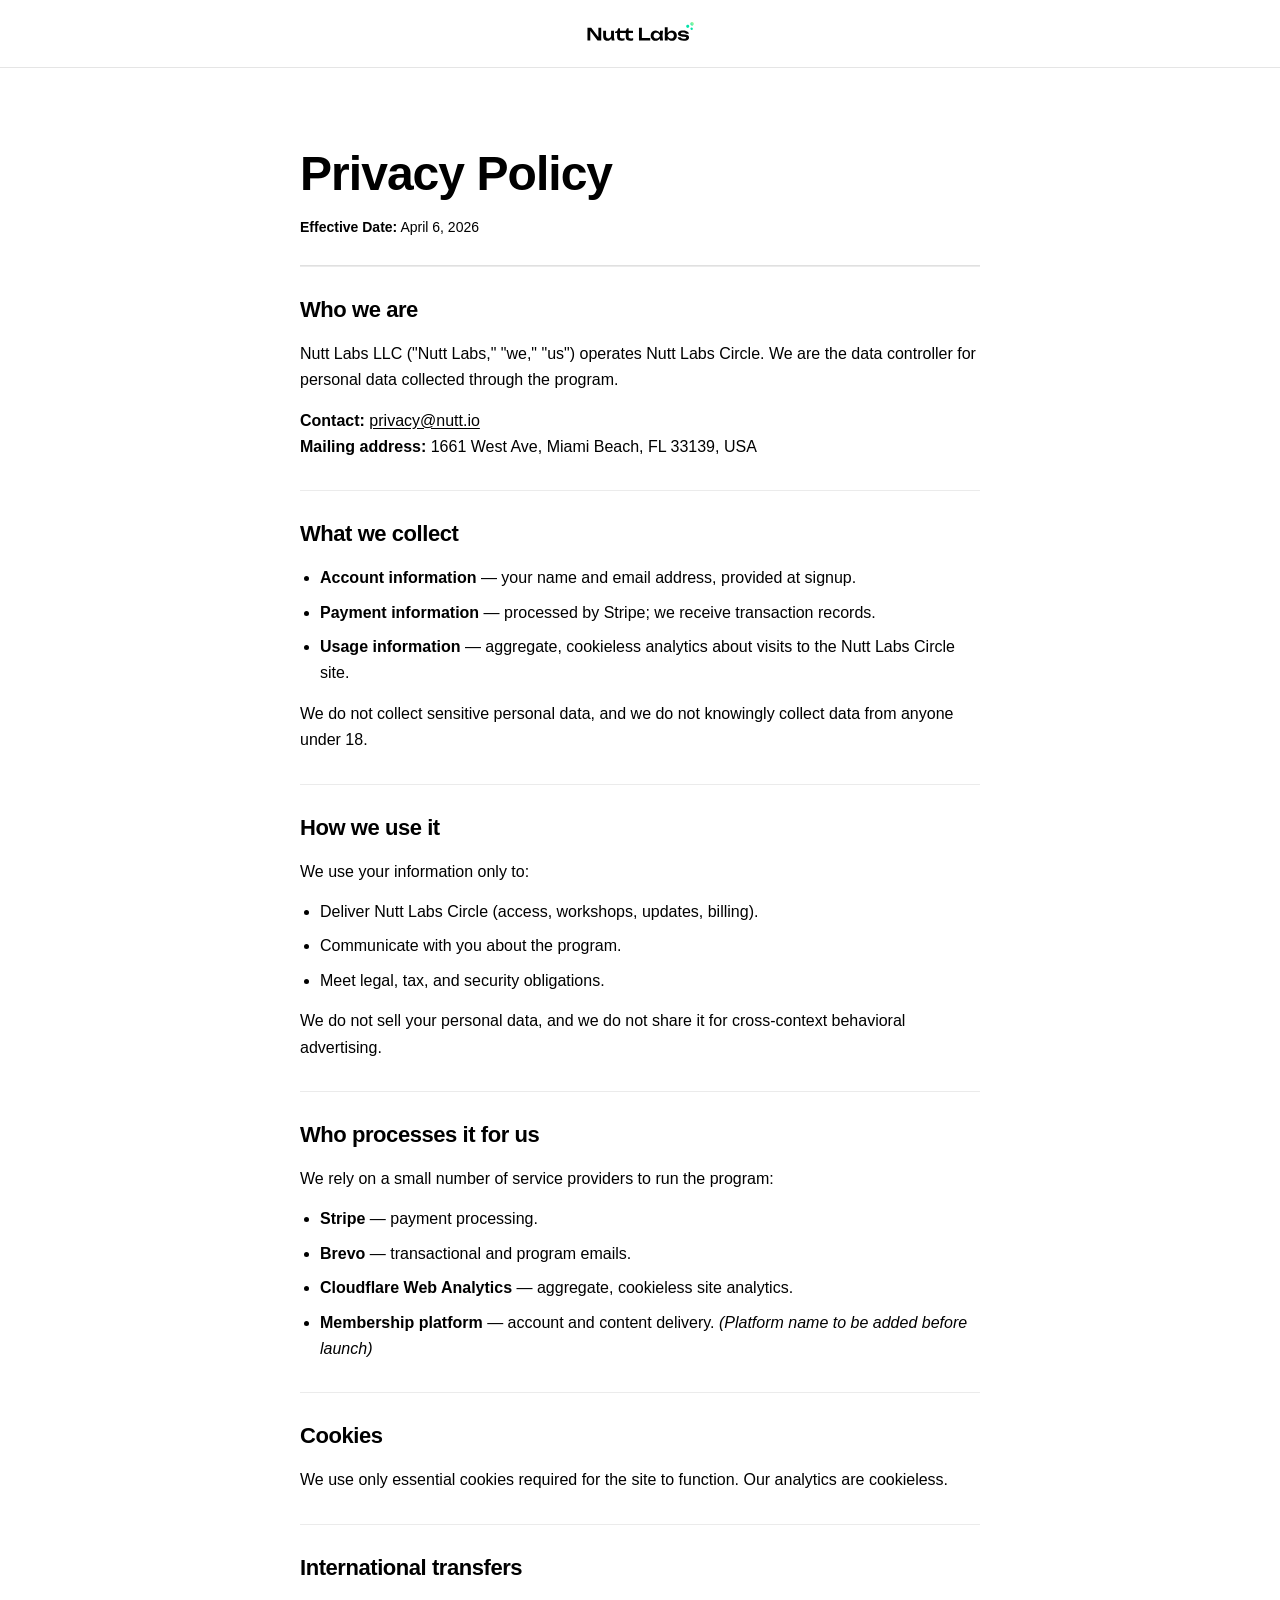
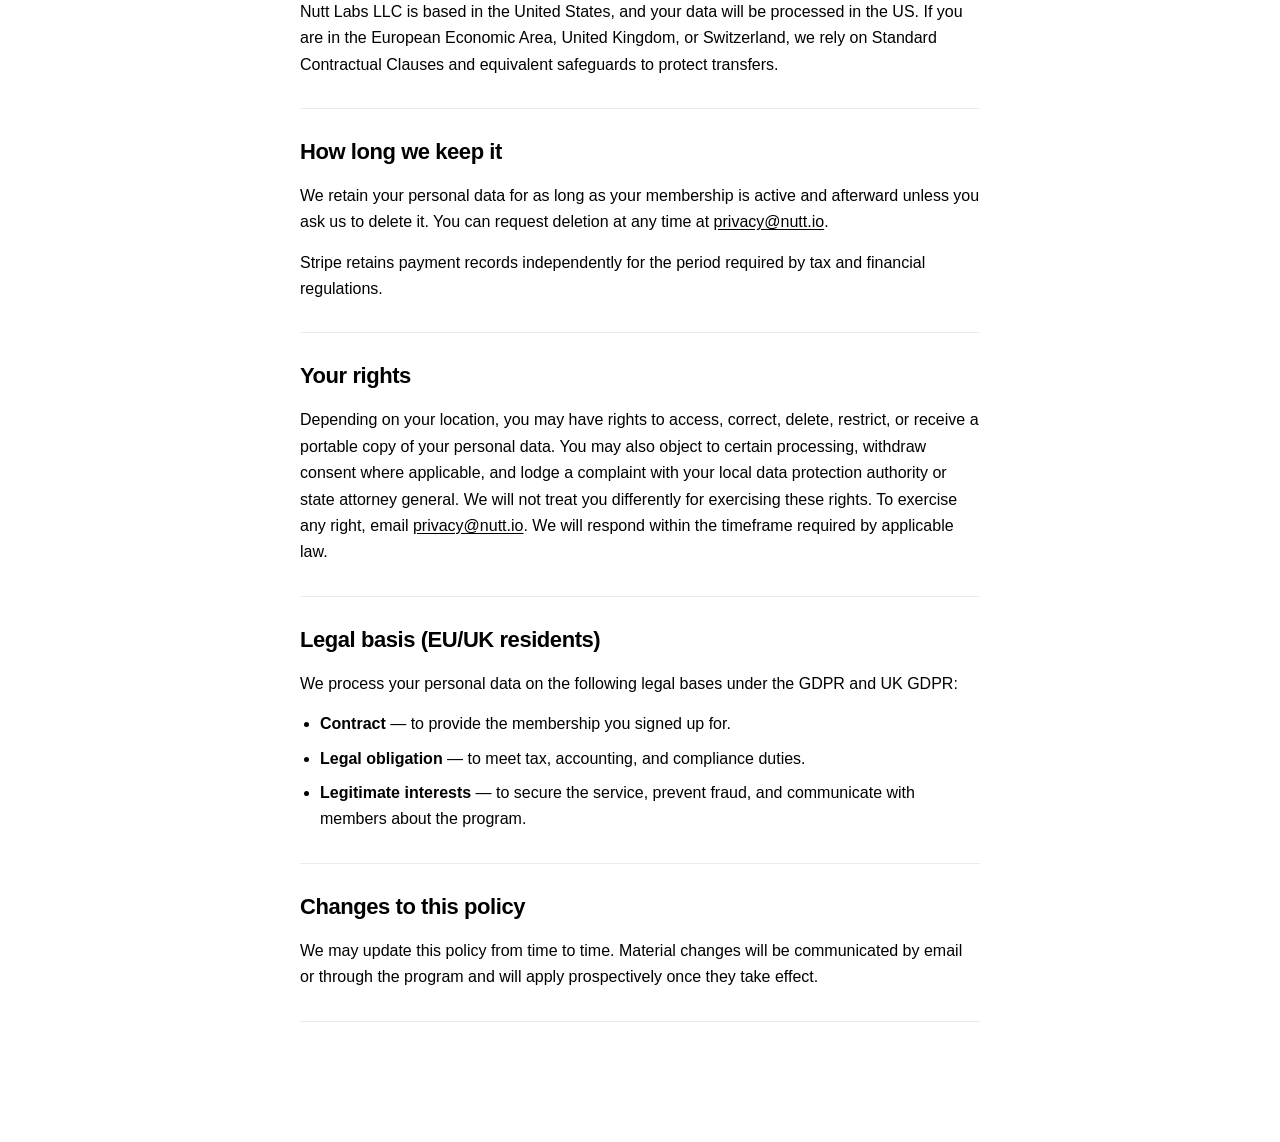
<file: privacy.html>
<!DOCTYPE html>
<html lang="en">
<head>
<!-- Google tag (gtag.js) -->
<script async src="https://www.googletagmanager.com/gtag/js?id=G-K4E2MD4CXL"></script>
<script>
  window.dataLayer = window.dataLayer || [];
  function gtag(){dataLayer.push(arguments);}
  gtag('js', new Date());

  gtag('config', 'G-K4E2MD4CXL');
</script>
<meta charset="UTF-8">
<meta name="viewport" content="width=device-width, initial-scale=1.0">
<title>Privacy Policy — Nutt Labs Circle</title>
<link rel="icon" type="image/png" href="assets/nutt-labs_favicon.png">
<link rel="stylesheet" href="ai-orchestration/css/legal.css">
</head>
<body>

<header class="legal-header">
  <img src="assets/nutt-labs_logo-dark.svg" alt="Nutt Labs" class="legal-logo">
</header>

<main class="legal-main">
  <div class="legal-inner">

    <div class="legal-title-block">
      <h1 class="legal-title">Privacy Policy</h1>
      <p class="legal-effective"><strong>Effective Date:</strong> April 6, 2026</p>
    </div>

    <section class="legal-section">
      <h2 class="legal-h2">Who we are</h2>
      <p>Nutt Labs LLC ("Nutt Labs," "we," "us") operates Nutt Labs Circle. We are the data controller for personal data collected through the program.</p>
      <p><strong>Contact:</strong> <a href="mailto:privacy@nutt.io">privacy@nutt.io</a><br>
      <strong>Mailing address:</strong> 1661 West Ave, Miami Beach, FL 33139, USA</p>
    </section>

    <section class="legal-section">
      <h2 class="legal-h2">What we collect</h2>
      <ul class="legal-ul">
        <li><strong>Account information</strong> — your name and email address, provided at signup.</li>
        <li><strong>Payment information</strong> — processed by Stripe; we receive transaction records.</li>
        <li><strong>Usage information</strong> — aggregate, cookieless analytics about visits to the Nutt Labs Circle site.</li>
      </ul>
      <p>We do not collect sensitive personal data, and we do not knowingly collect data from anyone under 18.</p>
    </section>

    <section class="legal-section">
      <h2 class="legal-h2">How we use it</h2>
      <p>We use your information only to:</p>
      <ul class="legal-ul">
        <li>Deliver Nutt Labs Circle (access, workshops, updates, billing).</li>
        <li>Communicate with you about the program.</li>
        <li>Meet legal, tax, and security obligations.</li>
      </ul>
      <p>We do not sell your personal data, and we do not share it for cross-context behavioral advertising.</p>
    </section>

    <section class="legal-section">
      <h2 class="legal-h2">Who processes it for us</h2>
      <p>We rely on a small number of service providers to run the program:</p>
      <ul class="legal-ul">
        <li><strong>Stripe</strong> — payment processing.</li>
        <li><strong>Brevo</strong> — transactional and program emails.</li>
        <li><strong>Cloudflare Web Analytics</strong> — aggregate, cookieless site analytics.</li>
        <li><strong>Membership platform</strong> — account and content delivery. <em>(Platform name to be added before launch)</em></li>
      </ul>
    </section>

    <section class="legal-section">
      <h2 class="legal-h2">Cookies</h2>
      <p>We use only essential cookies required for the site to function. Our analytics are cookieless.</p>
    </section>

    <section class="legal-section">
      <h2 class="legal-h2">International transfers</h2>
      <p>Nutt Labs LLC is based in the United States, and your data will be processed in the US. If you are in the European Economic Area, United Kingdom, or Switzerland, we rely on Standard Contractual Clauses and equivalent safeguards to protect transfers.</p>
    </section>

    <section class="legal-section">
      <h2 class="legal-h2">How long we keep it</h2>
      <p>We retain your personal data for as long as your membership is active and afterward unless you ask us to delete it. You can request deletion at any time at <a href="mailto:privacy@nutt.io">privacy@nutt.io</a>.</p>
      <p>Stripe retains payment records independently for the period required by tax and financial regulations.</p>
    </section>

    <section class="legal-section">
      <h2 class="legal-h2">Your rights</h2>
      <p>Depending on your location, you may have rights to access, correct, delete, restrict, or receive a portable copy of your personal data. You may also object to certain processing, withdraw consent where applicable, and lodge a complaint with your local data protection authority or state attorney general. We will not treat you differently for exercising these rights. To exercise any right, email <a href="mailto:privacy@nutt.io">privacy@nutt.io</a>. We will respond within the timeframe required by applicable law.</p>
    </section>

    <section class="legal-section">
      <h2 class="legal-h2">Legal basis (EU/UK residents)</h2>
      <p>We process your personal data on the following legal bases under the GDPR and UK GDPR:</p>
      <ul class="legal-ul">
        <li><strong>Contract</strong> — to provide the membership you signed up for.</li>
        <li><strong>Legal obligation</strong> — to meet tax, accounting, and compliance duties.</li>
        <li><strong>Legitimate interests</strong> — to secure the service, prevent fraud, and communicate with members about the program.</li>
      </ul>
    </section>

    <section class="legal-section">
      <h2 class="legal-h2">Changes to this policy</h2>
      <p>We may update this policy from time to time. Material changes will be communicated by email or through the program and will apply prospectively once they take effect.</p>
    </section>

  </div>
</main>

</body>
</html>
</file>
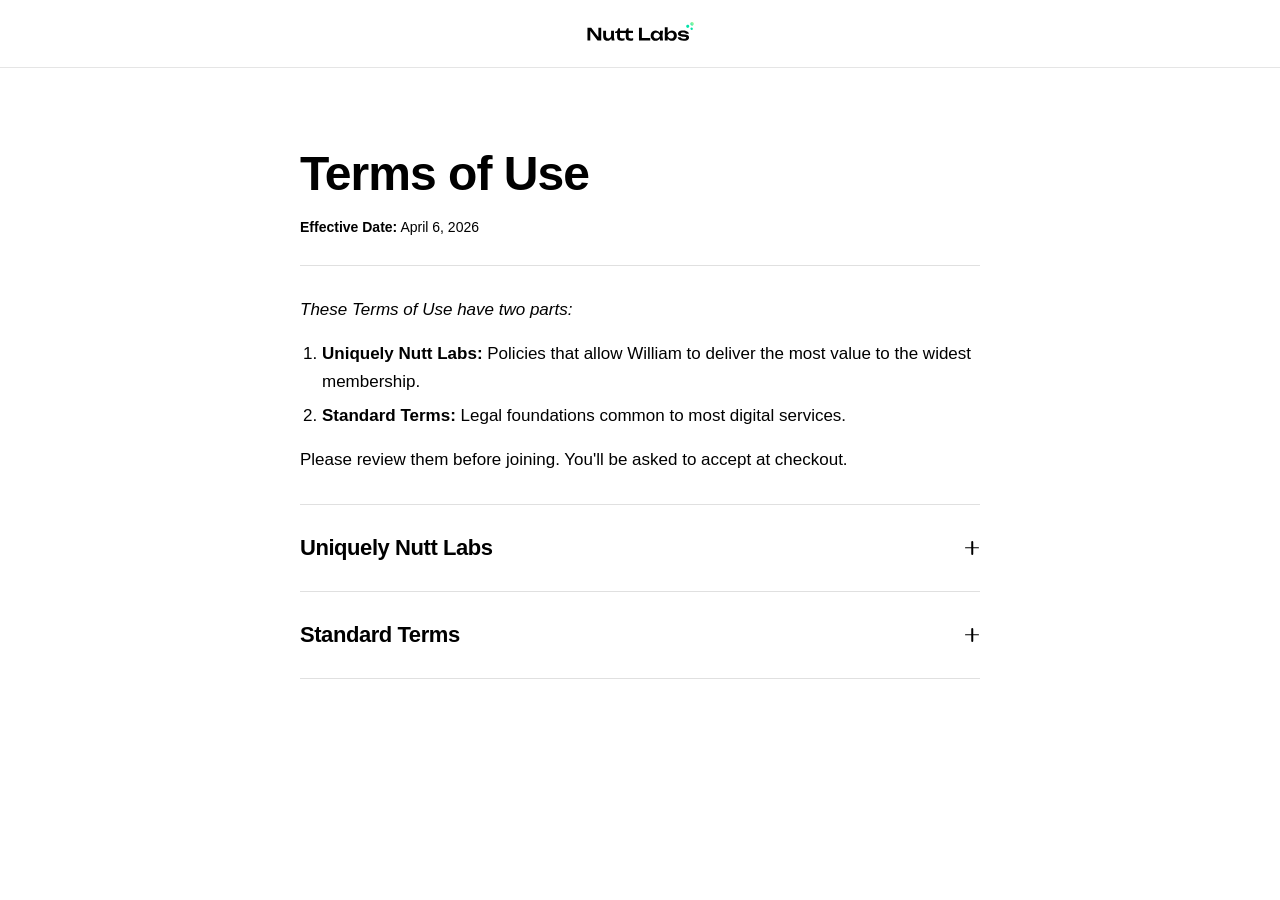
<file: terms.html>
<!DOCTYPE html>
<html lang="en">
<head>
<!-- Google tag (gtag.js) -->
<script async src="https://www.googletagmanager.com/gtag/js?id=G-K4E2MD4CXL"></script>
<script>
  window.dataLayer = window.dataLayer || [];
  function gtag(){dataLayer.push(arguments);}
  gtag('js', new Date());

  gtag('config', 'G-K4E2MD4CXL');
</script>
<meta charset="UTF-8">
<meta name="viewport" content="width=device-width, initial-scale=1.0">
<title>Terms of Use — Nutt Labs Circle</title>
<link rel="icon" type="image/png" href="assets/nutt-labs_favicon.png">
<link rel="stylesheet" href="ai-orchestration/css/legal.css">
</head>
<body>

<header class="legal-header">
  <img src="assets/nutt-labs_logo-dark.svg" alt="Nutt Labs" class="legal-logo">
</header>

<main class="legal-main">
  <div class="legal-inner">

    <div class="legal-title-block">
      <h1 class="legal-title">Terms of Use</h1>
      <p class="legal-effective"><strong>Effective Date:</strong> April 6, 2026</p>
    </div>

    <p class="legal-intro"><em>These Terms of Use have two parts:</em></p>
    <ol class="legal-intro-list">
      <li><strong>Uniquely Nutt Labs:</strong> Policies that allow William to deliver the most value to the widest membership.</li>
      <li><strong>Standard Terms:</strong> Legal foundations common to most digital services.</li>
    </ol>
    <p class="legal-intro">Please review them before joining. You'll be asked to accept at checkout.</p>

    <div class="accordion">
      <button class="accordion-trigger" aria-expanded="false">
        <span class="accordion-label">Uniquely Nutt Labs</span>
        <span class="accordion-icon" aria-hidden="true"></span>
      </button>
      <div class="accordion-body" hidden>
        <div class="legal-dl">
          <p><strong>A living program.</strong> Nutt Labs Circle will continuously evolve with technologies and member priorities. Resources and benefits may be added, changed, or retired at any time. Your membership grants access to the program as it exists at the current time.</p>

          <p><strong>Your price is locked for the life of your membership.</strong> The rate you pay at signup is yours as long as your membership remains continuously active. If you cancel and later rejoin, you'll subscribe at the current rate.</p>

          <p><strong>Self-service by design.</strong> To focus on delivering the highest value to the widest membership, Nutt Labs Circle is a self-service membership. William does not provide individualized support. FAQs are optimized to resolve common needs effectively and efficiently. Whenever you'd like personal guidance from William, your membership grants you 15% off his 1:1 consulting rate.</p>

<p><strong>Payments are non-refundable.</strong> All membership payments are final. You can cancel your subscription at any time to prevent future charges, but no refunds will be issued for the current billing period. In the unlikely case Nutt Labs Circle is discontinued entirely during your current billing period, you'll receive a pro-rated refund for the unused portion of that period.</p>

  <p><strong>For your eyes only.</strong> Membership content is for your personal use only. It may not be posted publicly, shared with others, or used to build anything others will consume.</p>
        </div>
      </div>
    </div>

    <div class="accordion">
      <button class="accordion-trigger" aria-expanded="false">
        <span class="accordion-label">Standard Terms</span>
        <span class="accordion-icon" aria-hidden="true"></span>
      </button>
      <div class="accordion-body" hidden>
        <div class="legal-dl">
          <p><strong>Eligibility.</strong> You must be at least 18 years old to subscribe.</p>

          <p><strong>Account responsibility.</strong> You are responsible for your account security and activity. Notify us of any unauthorized access.</p>

          <p><strong>Privacy.</strong> Your use of Nutt Labs Circle is also governed by our <a href="privacy.html">Privacy Policy</a>, which is incorporated here by reference.</p>

          <p><strong>Invitations.</strong> Members may invite others to join Nutt Labs Circle. When someone joins or renews their membership through a member's invitation, the inviting member may receive the credit in effect at that time. Invitations are typically tracked through invitation links and may also be attributed when a new member identifies the inviting member during signup.</p>

          <p>Credits apply only to future charges, are not redeemable for cash, and may be limited to the amount of a member's annual subscription rate. Credits may be withheld, adjusted, or reversed in cases of chargebacks, refunds, attribution errors, or activity Nutt Labs LLC considers deceptive or abusive.</p>

          <p>Nutt Labs LLC determines, in its sole discretion, whether a membership is attributable to an invitation, including in cases where attribution is based on information provided manually at signup. Members promoting Nutt Labs Circle publicly must disclose that relationship in accordance with applicable laws and guidelines, including FTC endorsement guidelines.</p>

          <p><strong>Intellectual property.</strong> All content and intellectual property made available through Nutt Labs Circle are owned by Nutt Labs LLC or its licensors. Your membership grants a limited, non-exclusive, non-transferable, revocable license to access and use the content as described in the Uniquely Nutt Labs section. You may not copy, publish, post publicly, sell, or sublicense program content, or create derivative works from it except for your own use. You may not use program content to train or provide input to any AI or machine learning system, or to build anything substantially similar to the program's resources. Nutt Labs LLC retains all rights not expressly granted.</p>

          <p><strong>Disclaimer of warranties.</strong> The program is provided "as is" and "as available." To the fullest extent permitted by law, Nutt Labs LLC disclaims all warranties, express or implied, including warranties of merchantability, fitness for a particular purpose, and non-infringement.</p>

          <p><strong>Educational, not prescriptive.</strong> Nutt Labs Circle provides educational content about the approaches, tools, and systems William Nutt uses and recommends. It does not constitute legal, financial, tax, security, or privacy advice, and is not tailored to any member's specific circumstances. Members are responsible for deciding what to apply and how.</p>

          <p><strong>Limitation of liability.</strong> To the fullest extent permitted by law, Nutt Labs LLC shall not be liable for any indirect, incidental, special, consequential, or punitive damages arising from your use of or inability to use the program. Our total liability for any claim shall not exceed the amount you paid for your membership in the twelve months preceding the claim.</p>

          <p><strong>Indemnification.</strong> You agree to indemnify and hold harmless Nutt Labs LLC and its owner, agents, and affiliates from any claims, damages, or expenses arising from your use of the program or violation of these Terms.</p>

          <p><strong>Suspension and termination.</strong> Nutt Labs LLC may suspend or terminate any membership that violates these Terms or creates legal, security, or operational risk. If a membership is terminated for a violation, no refund will be provided for the current billing period. Sections on Intellectual Property, Limitation of Liability, Indemnification, and Dispute Resolution survive termination.</p>

          <p><strong>Dispute resolution.</strong> Any dispute arising from these Terms or your membership shall be resolved through binding individual arbitration administered under the rules of the American Arbitration Association, conducted in the State of Florida. You waive any right to participate in a class action, collective action, or class arbitration. Either party may still bring an individual claim in small-claims court, and Nutt Labs LLC may still go to court to protect its intellectual property. If any part of this waiver is found unenforceable, the dispute will proceed in the courts of the State of Florida, and you consent to exclusive jurisdiction there.</p>

          <p><strong>Governing law.</strong> These Terms are governed by the laws of the State of Florida, without regard to conflict of law principles.</p>

          <p><strong>Modifications.</strong> Nutt Labs LLC may update these Terms from time to time. Material changes will be communicated by email or through the program and will apply prospectively once they take effect. If you object to a material change, you may cancel your membership before your next renewal; the prior Terms will continue to apply through your current billing period.</p>

          <p><strong>Entire agreement.</strong> These Terms, together with the Privacy Policy, constitute the entire agreement between you and Nutt Labs LLC regarding Nutt Labs Circle and supersede any prior communications or representations.</p>

          <p><strong>Assignment.</strong> You may not assign or transfer your membership. Nutt Labs LLC may assign these Terms in connection with a merger, acquisition, or sale of assets.</p>

          <p><strong>Severability.</strong> If any provision of these Terms is found unenforceable, the remaining provisions remain in full effect.</p>

          <p><strong>Contact.</strong> Questions about these Terms may be directed to <a href="mailto:terms@nutt.io">terms@nutt.io</a>.</p>
        </div>
      </div>
    </div>

  </div>
</main>

<script>
  document.querySelectorAll('.accordion-trigger').forEach(trigger => {
    trigger.addEventListener('click', () => {
      const expanded = trigger.getAttribute('aria-expanded') === 'true';
      const body = trigger.nextElementSibling;
      trigger.setAttribute('aria-expanded', String(!expanded));
      if (expanded) {
        body.hidden = true;
      } else {
        body.hidden = false;
      }
    });
  });
</script>

</body>
</html>
</file>
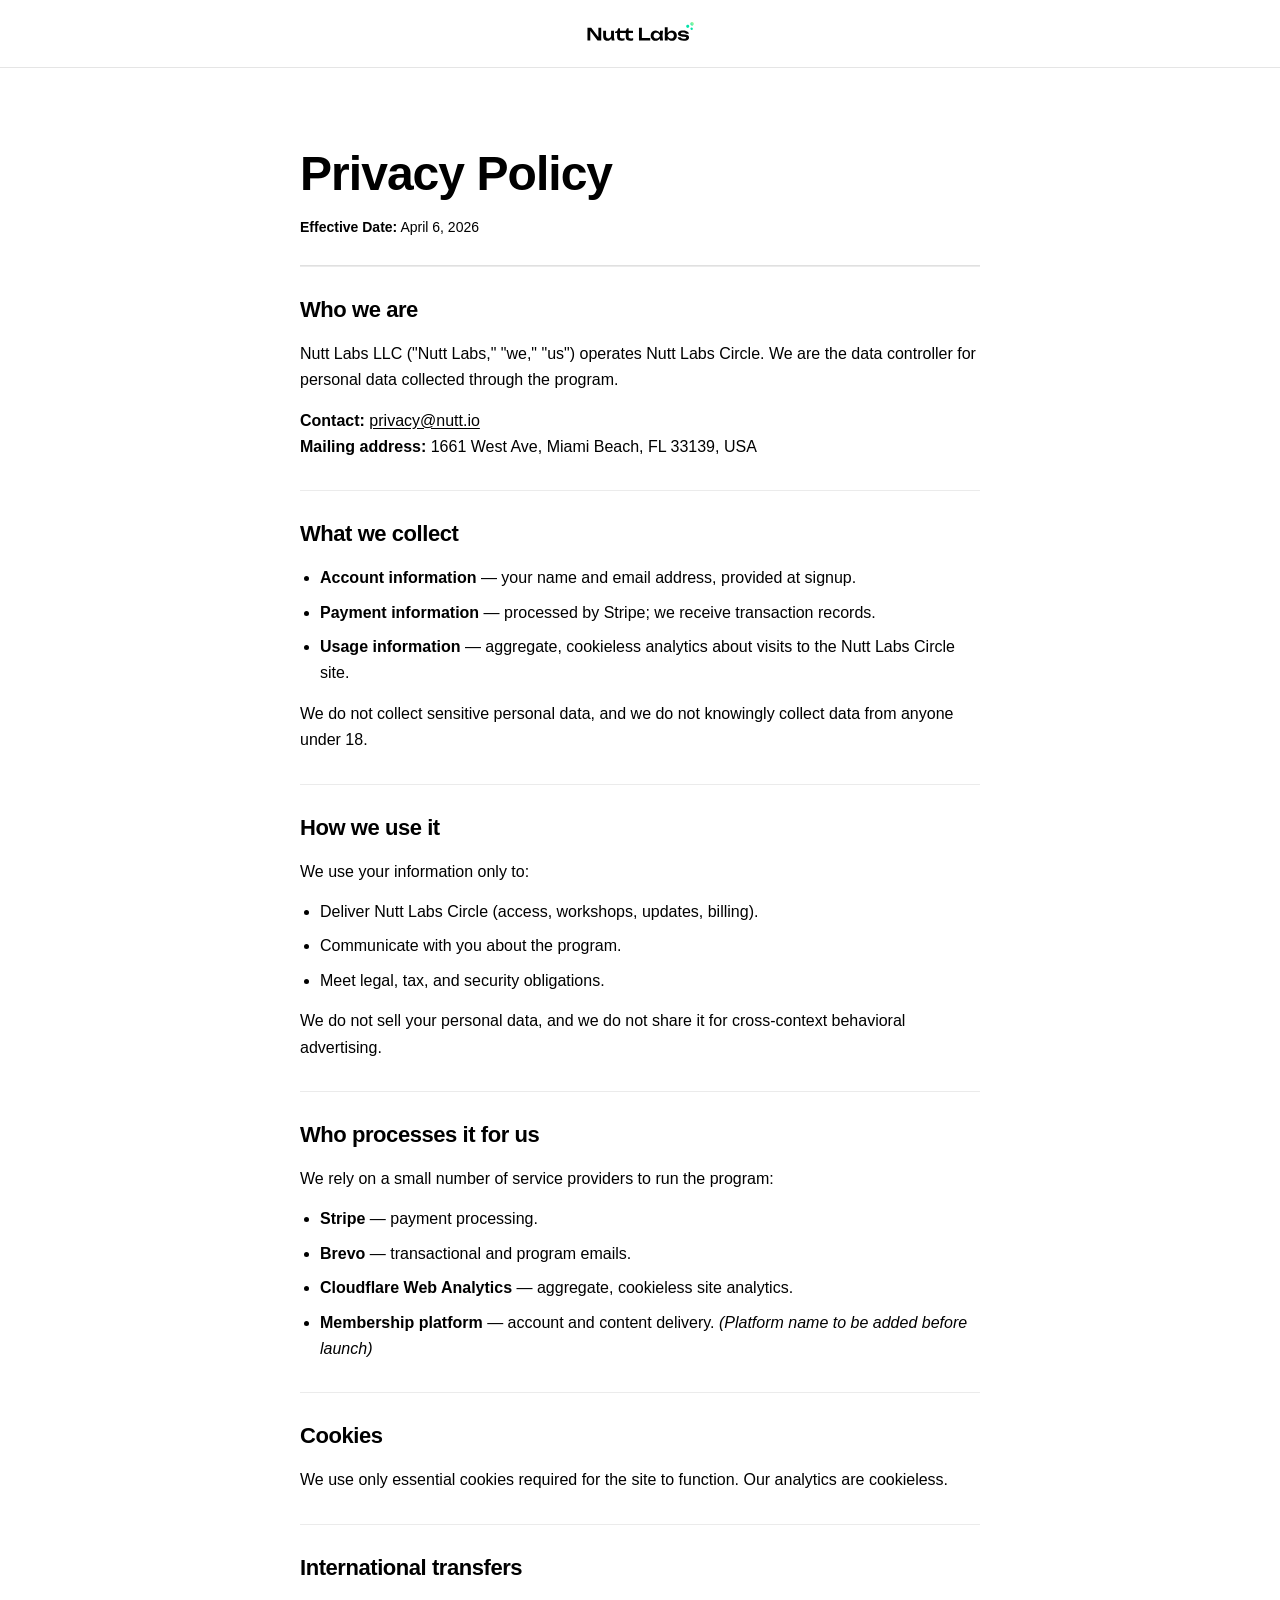
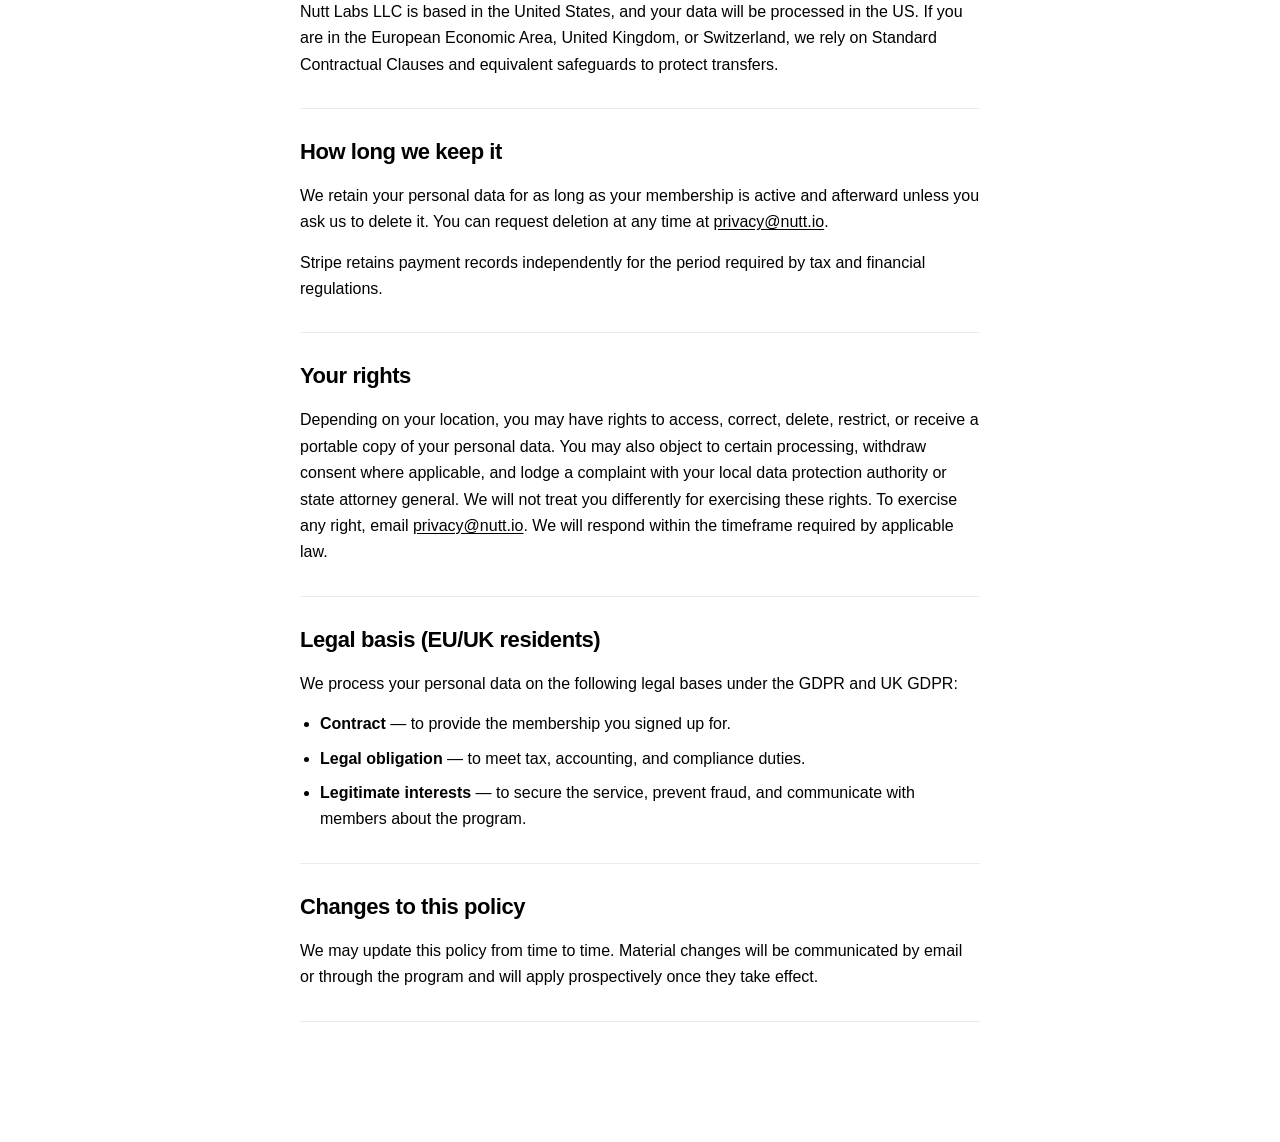
<file: ai-orchestration/privacy.html>
<!DOCTYPE html>
<html lang="en">
<head>
<meta charset="UTF-8">
<meta name="viewport" content="width=device-width, initial-scale=1.0">
<title>Privacy Policy — Nutt Labs Circle</title>
<link rel="icon" type="image/png" href="assets/nutt-labs_favicon.png">
<link rel="stylesheet" href="css/legal.css">
</head>
<body>

<header class="legal-header">
  <img src="assets/nutt-labs_logo-dark.svg" alt="Nutt Labs" class="legal-logo">
</header>

<main class="legal-main">
  <div class="legal-inner">

    <div class="legal-title-block">
      <h1 class="legal-title">Privacy Policy</h1>
      <p class="legal-effective"><strong>Effective Date:</strong> April 6, 2026</p>
    </div>

    <section class="legal-section">
      <h2 class="legal-h2">Who we are</h2>
      <p>Nutt Labs LLC ("Nutt Labs," "we," "us") operates Nutt Labs Circle. We are the data controller for personal data collected through the program.</p>
      <p><strong>Contact:</strong> <a href="mailto:privacy@nutt.io">privacy@nutt.io</a><br>
      <strong>Mailing address:</strong> 1661 West Ave, Miami Beach, FL 33139, USA</p>
    </section>

    <section class="legal-section">
      <h2 class="legal-h2">What we collect</h2>
      <ul class="legal-ul">
        <li><strong>Account information</strong> — your name and email address, provided at signup.</li>
        <li><strong>Payment information</strong> — processed by Stripe; we receive transaction records.</li>
        <li><strong>Usage information</strong> — aggregate, cookieless analytics about visits to the Nutt Labs Circle site.</li>
      </ul>
      <p>We do not collect sensitive personal data, and we do not knowingly collect data from anyone under 18.</p>
    </section>

    <section class="legal-section">
      <h2 class="legal-h2">How we use it</h2>
      <p>We use your information only to:</p>
      <ul class="legal-ul">
        <li>Deliver Nutt Labs Circle (access, workshops, updates, billing).</li>
        <li>Communicate with you about the program.</li>
        <li>Meet legal, tax, and security obligations.</li>
      </ul>
      <p>We do not sell your personal data, and we do not share it for cross-context behavioral advertising.</p>
    </section>

    <section class="legal-section">
      <h2 class="legal-h2">Who processes it for us</h2>
      <p>We rely on a small number of service providers to run the program:</p>
      <ul class="legal-ul">
        <li><strong>Stripe</strong> — payment processing.</li>
        <li><strong>Brevo</strong> — transactional and program emails.</li>
        <li><strong>Cloudflare Web Analytics</strong> — aggregate, cookieless site analytics.</li>
        <li><strong>Membership platform</strong> — account and content delivery. <em>(Platform name to be added before launch)</em></li>
      </ul>
    </section>

    <section class="legal-section">
      <h2 class="legal-h2">Cookies</h2>
      <p>We use only essential cookies required for the site to function. Our analytics are cookieless.</p>
    </section>

    <section class="legal-section">
      <h2 class="legal-h2">International transfers</h2>
      <p>Nutt Labs LLC is based in the United States, and your data will be processed in the US. If you are in the European Economic Area, United Kingdom, or Switzerland, we rely on Standard Contractual Clauses and equivalent safeguards to protect transfers.</p>
    </section>

    <section class="legal-section">
      <h2 class="legal-h2">How long we keep it</h2>
      <p>We retain your personal data for as long as your membership is active and afterward unless you ask us to delete it. You can request deletion at any time at <a href="mailto:privacy@nutt.io">privacy@nutt.io</a>.</p>
      <p>Stripe retains payment records independently for the period required by tax and financial regulations.</p>
    </section>

    <section class="legal-section">
      <h2 class="legal-h2">Your rights</h2>
      <p>Depending on your location, you may have rights to access, correct, delete, restrict, or receive a portable copy of your personal data. You may also object to certain processing, withdraw consent where applicable, and lodge a complaint with your local data protection authority or state attorney general. We will not treat you differently for exercising these rights. To exercise any right, email <a href="mailto:privacy@nutt.io">privacy@nutt.io</a>. We will respond within the timeframe required by applicable law.</p>
    </section>

    <section class="legal-section">
      <h2 class="legal-h2">Legal basis (EU/UK residents)</h2>
      <p>We process your personal data on the following legal bases under the GDPR and UK GDPR:</p>
      <ul class="legal-ul">
        <li><strong>Contract</strong> — to provide the membership you signed up for.</li>
        <li><strong>Legal obligation</strong> — to meet tax, accounting, and compliance duties.</li>
        <li><strong>Legitimate interests</strong> — to secure the service, prevent fraud, and communicate with members about the program.</li>
      </ul>
    </section>

    <section class="legal-section">
      <h2 class="legal-h2">Changes to this policy</h2>
      <p>We may update this policy from time to time. Material changes will be communicated by email or through the program and will apply prospectively once they take effect.</p>
    </section>

  </div>
</main>

</body>
</html>
</file>
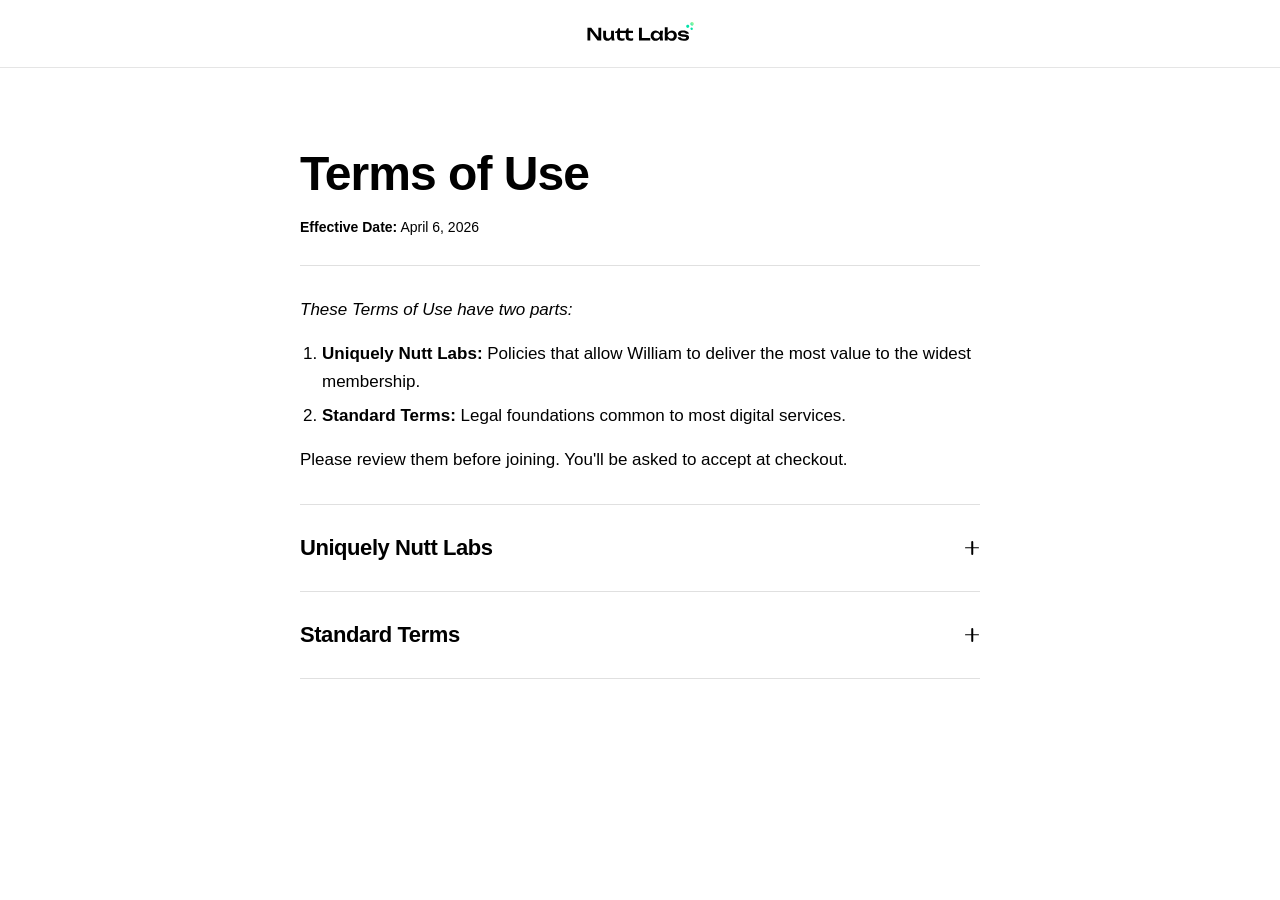
<file: ai-orchestration/terms.html>
<!DOCTYPE html>
<html lang="en">
<head>
<meta charset="UTF-8">
<meta name="viewport" content="width=device-width, initial-scale=1.0">
<title>Terms of Use — Nutt Labs Circle</title>
<link rel="icon" type="image/png" href="assets/nutt-labs_favicon.png">
<link rel="stylesheet" href="css/legal.css">
</head>
<body>

<header class="legal-header">
  <img src="assets/nutt-labs_logo-dark.svg" alt="Nutt Labs" class="legal-logo">
</header>

<main class="legal-main">
  <div class="legal-inner">

    <div class="legal-title-block">
      <h1 class="legal-title">Terms of Use</h1>
      <p class="legal-effective"><strong>Effective Date:</strong> April 6, 2026</p>
    </div>

    <p class="legal-intro"><em>These Terms of Use have two parts:</em></p>
    <ol class="legal-intro-list">
      <li><strong>Uniquely Nutt Labs:</strong> Policies that allow William to deliver the most value to the widest membership.</li>
      <li><strong>Standard Terms:</strong> Legal foundations common to most digital services.</li>
    </ol>
    <p class="legal-intro">Please review them before joining. You'll be asked to accept at checkout.</p>

    <div class="accordion">
      <button class="accordion-trigger" aria-expanded="false">
        <span class="accordion-label">Uniquely Nutt Labs</span>
        <span class="accordion-icon" aria-hidden="true"></span>
      </button>
      <div class="accordion-body" hidden>
        <div class="legal-dl">
          <p><strong>A living program.</strong> Nutt Labs Circle will continuously evolve with technologies and member priorities. Resources and benefits may be added, changed, or retired at any time. Your membership grants access to the program as it exists at the current time.</p>

          <p><strong>Your price is locked for the life of your membership.</strong> The rate you pay at signup is yours as long as your membership remains continuously active. If you cancel and later rejoin, you'll subscribe at the current rate.</p>

          <p><strong>Self-service by design.</strong> To focus on delivering the highest value to the widest membership, Nutt Labs Circle is a self-service membership. William does not provide individualized support. FAQs are optimized to resolve common needs effectively and efficiently. Whenever you'd like personal guidance from William, your membership grants you 15% off his 1:1 consulting rate.</p>

<p><strong>Payments are non-refundable.</strong> All membership payments are final. You can cancel your subscription at any time to prevent future charges, but no refunds will be issued for the current billing period. In the unlikely case Nutt Labs Circle is discontinued entirely during your current billing period, you'll receive a pro-rated refund for the unused portion of that period.</p>

  <p><strong>For your eyes only.</strong> Membership content is for your personal use only. It may not be posted publicly, shared with others, or used to build anything others will consume.</p>
        </div>
      </div>
    </div>

    <div class="accordion">
      <button class="accordion-trigger" aria-expanded="false">
        <span class="accordion-label">Standard Terms</span>
        <span class="accordion-icon" aria-hidden="true"></span>
      </button>
      <div class="accordion-body" hidden>
        <div class="legal-dl">
          <p><strong>Eligibility.</strong> You must be at least 18 years old to subscribe.</p>

          <p><strong>Account responsibility.</strong> You are responsible for your account security and activity. Notify us of any unauthorized access.</p>

          <p><strong>Privacy.</strong> Your use of Nutt Labs Circle is also governed by our <a href="privacy.html">Privacy Policy</a>, which is incorporated here by reference.</p>

          <p><strong>Invitations.</strong> Members may invite others to join Nutt Labs Circle. When someone joins or renews their membership through a member's invitation, the inviting member may receive the credit in effect at that time. Invitations are typically tracked through invitation links and may also be attributed when a new member identifies the inviting member during signup.</p>

          <p>Credits apply only to future charges, are not redeemable for cash, and may be limited to the amount of a member's annual subscription rate. Credits may be withheld, adjusted, or reversed in cases of chargebacks, refunds, attribution errors, or activity Nutt Labs LLC considers deceptive or abusive.</p>

          <p>Nutt Labs LLC determines, in its sole discretion, whether a membership is attributable to an invitation, including in cases where attribution is based on information provided manually at signup. Members promoting Nutt Labs Circle publicly must disclose that relationship in accordance with applicable laws and guidelines, including FTC endorsement guidelines.</p>

          <p><strong>Intellectual property.</strong> All content and intellectual property made available through Nutt Labs Circle are owned by Nutt Labs LLC or its licensors. Your membership grants a limited, non-exclusive, non-transferable, revocable license to access and use the content as described in the Uniquely Nutt Labs section. You may not copy, publish, post publicly, sell, or sublicense program content, or create derivative works from it except for your own use. You may not use program content to train or provide input to any AI or machine learning system, or to build anything substantially similar to the program's resources. Nutt Labs LLC retains all rights not expressly granted.</p>

          <p><strong>Disclaimer of warranties.</strong> The program is provided "as is" and "as available." To the fullest extent permitted by law, Nutt Labs LLC disclaims all warranties, express or implied, including warranties of merchantability, fitness for a particular purpose, and non-infringement.</p>

          <p><strong>Educational, not prescriptive.</strong> Nutt Labs Circle provides educational content about the approaches, tools, and systems William Nutt uses and recommends. It does not constitute legal, financial, tax, security, or privacy advice, and is not tailored to any member's specific circumstances. Members are responsible for deciding what to apply and how.</p>

          <p><strong>Limitation of liability.</strong> To the fullest extent permitted by law, Nutt Labs LLC shall not be liable for any indirect, incidental, special, consequential, or punitive damages arising from your use of or inability to use the program. Our total liability for any claim shall not exceed the amount you paid for your membership in the twelve months preceding the claim.</p>

          <p><strong>Indemnification.</strong> You agree to indemnify and hold harmless Nutt Labs LLC and its owner, agents, and affiliates from any claims, damages, or expenses arising from your use of the program or violation of these Terms.</p>

          <p><strong>Suspension and termination.</strong> Nutt Labs LLC may suspend or terminate any membership that violates these Terms or creates legal, security, or operational risk. If a membership is terminated for a violation, no refund will be provided for the current billing period. Sections on Intellectual Property, Limitation of Liability, Indemnification, and Dispute Resolution survive termination.</p>

          <p><strong>Dispute resolution.</strong> Any dispute arising from these Terms or your membership shall be resolved through binding individual arbitration administered under the rules of the American Arbitration Association, conducted in the State of Florida. You waive any right to participate in a class action, collective action, or class arbitration. Either party may still bring an individual claim in small-claims court, and Nutt Labs LLC may still go to court to protect its intellectual property. If any part of this waiver is found unenforceable, the dispute will proceed in the courts of the State of Florida, and you consent to exclusive jurisdiction there.</p>

          <p><strong>Governing law.</strong> These Terms are governed by the laws of the State of Florida, without regard to conflict of law principles.</p>

          <p><strong>Modifications.</strong> Nutt Labs LLC may update these Terms from time to time. Material changes will be communicated by email or through the program and will apply prospectively once they take effect. If you object to a material change, you may cancel your membership before your next renewal; the prior Terms will continue to apply through your current billing period.</p>

          <p><strong>Entire agreement.</strong> These Terms, together with the Privacy Policy, constitute the entire agreement between you and Nutt Labs LLC regarding Nutt Labs Circle and supersede any prior communications or representations.</p>

          <p><strong>Assignment.</strong> You may not assign or transfer your membership. Nutt Labs LLC may assign these Terms in connection with a merger, acquisition, or sale of assets.</p>

          <p><strong>Severability.</strong> If any provision of these Terms is found unenforceable, the remaining provisions remain in full effect.</p>

          <p><strong>Contact.</strong> Questions about these Terms may be directed to <a href="mailto:terms@nutt.io">terms@nutt.io</a>.</p>
        </div>
      </div>
    </div>

  </div>
</main>

<script>
  document.querySelectorAll('.accordion-trigger').forEach(trigger => {
    trigger.addEventListener('click', () => {
      const expanded = trigger.getAttribute('aria-expanded') === 'true';
      const body = trigger.nextElementSibling;
      trigger.setAttribute('aria-expanded', String(!expanded));
      if (expanded) {
        body.hidden = true;
      } else {
        body.hidden = false;
      }
    });
  });
</script>

</body>
</html>
</file>
<file: ai-orchestration/css/main.css>
@import url('https://fonts.googleapis.com/css2?family=Ubuntu:ital,wght@0,300;0,400;0,500;0,700;1,300&display=swap');
@import url('https://fonts.googleapis.com/css2?family=IBM+Plex+Serif:ital@0;1&display=swap');
@import url('https://fonts.googleapis.com/css2?family=Instrument+Serif:ital@0;1&display=swap');
@import url('https://fonts.googleapis.com/css2?family=Geist+Mono:wght@400&display=swap');

:root {
  --font-ui:      system-ui, -apple-system, Inter, Arial, BlinkMacSystemFont, sans-serif;
  --font-display: 'Instrument Serif', 'IBM Plex Serif', Georgia, serif;
  --font-serif:   'IBM Plex Serif', Georgia, serif;
  --font-mono:    'Geist Mono', ui-monospace, SFMono-Regular, Menlo, Monaco, Consolas, monospace;

  /* Surfaces */
  --bg-deep:     #02080F;
  --bg-hero:     #050F1B;
  --bg-workshop: #03090F;
  --bg-pricing:  #0A141F;
  --bg-light:    #FFFFFF;

  /* Accent — electric cyan */
  --accent:        oklch(0.78 0.16 220);
  --accent-glow:   oklch(0.78 0.18 220 / 0.55);
  --accent-soft:   oklch(0.78 0.16 220 / 0.22);
  --accent-faint:  oklch(0.78 0.16 220 / 0.10);

  /* Ink — text on LIGHT surfaces */
  --ink:           #08111C;
  --ink-soft:      rgba(8, 17, 28, 0.74);
  --ink-muted:     rgba(8, 17, 28, 0.56);
  --ink-dim:       rgba(8, 17, 28, 0.40);
  --ink-hairline:  rgba(8, 17, 28, 0.10);

  /* Paper — text on DARK surfaces */
  --paper:           rgba(255, 255, 255, 0.96);
  --paper-soft:      rgba(255, 255, 255, 0.66);
  --paper-muted:     rgba(255, 255, 255, 0.50);
  --paper-faint:     rgba(255, 255, 255, 0.20);
  --paper-hairline:  rgba(255, 255, 255, 0.10);

  --radius:            6px;
  --section-padding:   116px 32px;
  --border-paper:      1px solid var(--paper-hairline);
  --border-ink:        1px solid var(--ink-hairline);
  --shadow-accent:     0 0 50px -10px var(--accent-glow);
  --shadow-accent-lg:  0 0 70px -10px var(--accent-glow);
  --transition-fast:   0.2s ease;

  --fs-body-lg:   28px;
  --fs-body:      18px;
  --fs-body-md:   17px;
  --fs-body-base: 16px;
  --fs-body-sm:   14px;
  --fs-body-xs:   13px;
  --fs-caption:   11px;
  --fs-subhead:   34px;
  --fs-control:   15px;
  --fs-price:     42px;
  --fs-price-sm:  36px;
  --fw-regular:   400;
  --fw-medium:    500;
  --fw-semibold:  600;
  --fw-bold:      700;
  --lh-body:      1.6;
  --lh-copy:      1.5;
  --lh-ui:        1;
  --lh-display: 1.05;
  --ls-tight:     -0.01em;
  --ls-tighter:   -0.02em;
  --ls-tightest:  -0.03em;
  --ls-display:   -0.02em;
  -webkit-font-smoothing: antialiased;
}

* {
  margin: 0;
  padding: 0;
  box-sizing: border-box;
}

body {
  font-family: var(--font-ui);
  letter-spacing: 0.04px;
  background: var(--bg-deep);
  color: var(--paper);
}

p {
  font-weight: var(--fw-regular);
}

strong {
  font-weight: var(--fw-semibold);
}

a {
  color: inherit;
  transition: color var(--transition-fast);
}

button {
  font: inherit;
}

img {
  max-width: 100%;
}

h1,
h2,
h3,
h4,
h5,
h6 {
  font-family: var(--font-display);
  font-weight: var(--fw-regular);
  letter-spacing: var(--ls-display);
  line-height: var(--lh-display);
  color: var(--paper);
}

h1 {
  font-size: 95px;
  line-height: 0.95em;
  letter-spacing: -0.03em;
}

h2 {
  font-size: 77px;
}

h3 {
  font-size: 48px;
}

h4 {
  font-size: 29px;
}

.workshop-inner,
.circle-inner,
.pricing-inner {
  margin: 0 auto;
  max-width: var(--section-inner-max);
}

.circle-header,
.pricing-header,
.circle-subheader,
.pricing-subheader,
.invitation-line,
.cta-wrapper {
  text-align: center;
}

/* =============================================
   HERO SECTION
   ============================================= */
.hero-section {
  position: relative;
  height: 110vh;
  min-height: 600px;
  display: flex;
  flex-direction: column;
  background: var(--bg-hero);
}

.hero-bg {
  position: absolute;
  inset: 0;
  background-image: url('../../assets/under-the-sea.jpg');
  background-color: var(--bg-hero);
  background-size: cover;
  background-position: 40% 0;
  z-index: 0;
}

.hero-bg::after {
  content: '';
  position: absolute;
  inset: 0;
  background: linear-gradient(
    180deg,
    rgba(5, 15, 27, 0) 55%,
    rgba(2, 8, 15, 0.85) 85%,
    var(--bg-deep) 100%
  );
  pointer-events: none;
  z-index: 1;
}

.hero-header {
  position: absolute;
  top: 0;
  left: 0;
  right: 0;
  z-index: 2;
  padding: 23px;
  border-bottom: 0.78px solid var(--paper-hairline);
}

.hero-logo {
  display: block;
  width: 108px;
  height: auto;
  margin: 0 auto;
}

.hero-content {
  position: absolute;
  z-index: 1;
  left: 7.55%;
  top: 22%;
}

.hero-title-sub {
  display: block;
  font-family: 'Instrument Serif', Georgia, serif;
  font-style: italic;
  font-weight: var(--fw-regular);
  padding-bottom: 0.2em;
  opacity: 1;
  background: linear-gradient(
    120deg,
    var(--paper) 0%,
    var(--accent) 60%,
    var(--paper) 100%
  );
  background-size: 200% 100%;
  -webkit-background-clip: text;
          background-clip: text;
  -webkit-text-fill-color: transparent;
  animation: shimmer 8s linear infinite;
}

@keyframes shimmer {
  0%   { background-position: 200% 0; }
  100% { background-position: -200% 0; }
}

.hero-subtitle {
  font-size: 30px;
  font-weight: var(--fw-regular);
  color: var(--paper-soft);
  --subtitle__lineHeight: 1.2em;
  line-height: var(--subtitle__lineHeight);
  display: flex;
  flex-direction: column;
}

.hero-subtitle__line2 strong {
  color: var(--paper);
  letter-spacing: -0.5px;
}

.hero-subtitle .signature {
  display: inline-block;
  height: 92px;
  width: auto;
  flex-shrink: 0;
  opacity: .8;
  /* Drop signature so bottom of "g" in coaching aligns between "ll" and "tt" */
  position: relative;
  top: 35px;
  left: 5px;
  /* Line height of text - height of signature image */
  margin-top: calc(var(--subtitle__lineHeight) - 92px);
}

.scroll-indicator {
  position: absolute;
  top: 92vh;
  left: 50%;
  transform: translateX(-50%);
  z-index: 2;
  display: flex;
  flex-direction: column;
  align-items: center;
}

.scroll-indicator svg {
  filter: drop-shadow(0 0 6px rgba(255, 255, 255, 0.35));
}

.scroll-indicator .chevron-top {
  animation: chevronTop 2.4s ease-in-out infinite;
}

.scroll-indicator .chevron-bottom {
  margin-top: -4px;
  animation: chevronBottom 2.4s ease-in-out infinite;
}

@keyframes chevronTop {
  0%   { opacity: 0.6; }
  50%  { opacity: 0.12; }
  100% { opacity: 0.6; }
}

@keyframes chevronBottom {
  0%   { opacity: 0.12; }
  50%  { opacity: 0.55; }
  100% { opacity: 0.12; }
}

/* =============================================
   BIO SECTION
   ============================================= */
.bio-section {
  position: relative;
  background: var(--bg-deep);
  color: var(--paper);
}

.bio-inner {
  position: relative;
  z-index: 1;
  display: flex;
  align-items: stretch;
  max-width: 1440px;
  margin: 0 auto;
}

.bio-text {
  background: var(--bg-deep);
  display: flex;
  flex-direction: column;
  gap: 30px;
  padding: 80px;
}

.bio-body,
.bio-closing {
  font-size: var(--fs-body);
  color: var(--paper-soft);
  line-height: var(--lh-body);
}

/* The italic "William Nutt" — single accent emphasis allowed in bio */
.bio-lead strong {
  font-style: italic;
  font-weight: var(--fw-regular);
  color: var(--accent);
}

/* quoteAndIvan wrapper */
.bio-quote-block {
  display: flex;
  flex-direction: column;
  gap: 28px;
  padding-left: 26px;
  padding-right: 36px;
  margin: 20px 0;
}

.bio-quote {
  border-left: 1.5px solid var(--accent);
  padding-left: 27px;
  padding-top: 0;
  padding-bottom: 0;
}

.bio-quote-text {
  font-family: var(--font-display);
  font-size: 27px;
  font-weight: var(--fw-regular);
  font-style: italic;
  color: var(--paper);
  line-height: 1.3;
}

.bio-attribution {
  display: flex;
  align-items: flex-start;
  gap: 12px;
  justify-content: flex-end;
}

.bio-attr-icon,
.bio-attr-icon img {
  width: 22px;
  height: 22px;
}

.bio-attr-icon {
  flex-shrink: 0;
}

.bio-attr-icon img {
  border-radius: 4px;
}

.bio-attr-text {
  display: flex;
  flex-direction: column;
  gap: 6px;
  font-size: var(--fs-body-sm);
  line-height: var(--lh-ui);
}

.bio-attr-name {
  font-weight: var(--fw-semibold);
  color: var(--paper);
}

.bio-attr-title {
  color: var(--paper-muted);
  font-size: var(--fs-caption);
}

.bio-image {
  background-color: var(--bg-deep);
}

.bio-image img {
  display: block;
  width: 100%;
  height: 100%;
  object-fit: cover;
  object-position: 50% 20%;
  -webkit-mask-image: linear-gradient(90deg, #000 66%, transparent 100%);
          mask-image: linear-gradient(90deg, #000 66%, transparent 100%);
  transform: scaleX(-1);
}

.bio-attribution { color: var(--paper-muted); }

/* =============================================
   WORKSHOP SECTION
   ============================================= */
.workshop-section {
  background: var(--bg-workshop);
  position: relative;
}

.workshop-section::before {
    content: "";
    position: absolute;
    top: -40%;
    left: -10%;
    width: 60%;
    height: 80%;
    pointer-events: none;
    filter: blur(40px);
    background: radial-gradient(circle, var(--accent-faint), transparent 60%);
}

.workshop-inner {
  --section-inner-max: 960px;
  padding: var(--section-padding);
}

.workshop-header {
  margin-bottom: 12px;
}

.accent-period {
  color: var(--accent);
}

.workshop-subheader {
  font-style: italic;
  color: var(--paper-soft);
  line-height: var(--lh-copy);
  margin-bottom: 36px;
}

/* --- Accordions --- */
.accordion {
  border-top: var(--border-paper);
  overflow-anchor: none;
}

.accordion-item {
  padding: 25px 0 11px;
  border-bottom: var(--border-paper);
}

.accordion-trigger {
  display: flex;
  align-items: center;
  justify-content: space-between;
  width: 100%;
  padding-bottom: 14px;
  background: none;
  border: none;
  color: var(--paper);
  text-align: left;
  cursor: pointer;
  gap: 24px;
  transition: opacity var(--transition-fast), color var(--transition-fast);
}

.accordion-trigger:hover {
  opacity: 0.82;
}

.accordion-trigger:hover .accordion-title {
  color: var(--accent);
}

.accordion-trigger[aria-expanded="true"] .accordion-title {
  color: var(--accent);
}

.accordion-title {
  font-family: var(--font-display);
  font-size: var(--fs-subhead);
  font-weight: var(--fw-regular);
  letter-spacing: var(--ls-tighter);
  line-height: 1.25;
  transition: color var(--transition-fast);
}

.accordion-icon {
  position: relative;
  width: 16px;
  height: 16px;
  flex-shrink: 0;
}

.accordion-icon::before,
.accordion-icon::after {
  content: '';
  position: absolute;
  top: 50%;
  left: 50%;
  background: var(--accent);
  transition: transform 0.25s ease, opacity 0.25s ease;
}

.accordion-icon::before {
  width: 16px;
  height: 1.5px;
  transform: translate(-50%, -50%);
}

.accordion-icon::after {
  width: 1.5px;
  height: 16px;
  transform: translate(-50%, -50%);
}

.accordion-trigger[aria-expanded="true"] .accordion-icon::after {
  transform: translate(-50%, -50%) scaleY(0);
  opacity: 0;
}

.accordion-panel {
  padding: 0 0 14px;
}

.accordion-panel[hidden] {
  display: none;
}

.accordion-body {
  font-size: var(--fs-body-md);
  color: var(--paper-soft);
  line-height: var(--lh-body);
  max-width: 720px;
}

/* =============================================
   CIRCLE SECTION
   ============================================= */
.circle-section,
.pricing-section {
  padding: var(--section-padding);
}

.circle-section {
  background: var(--bg-light);
}

.circle-section h2,
.circle-section h3 {
  color: var(--ink);
}

.circle-inner {
  --section-inner-max: 1100px;
}

.circle-grid {
  display: grid;
  grid-template-columns: 1fr 1fr 1fr;
  border: var(--border-ink);
}

.circle-card {
  padding: 48px;
  background: var(--bg-light);
  border-left: var(--border-ink);
  border-top: var(--border-ink);
}

.circle-card:nth-child(-n+3) {
  border-top: none;
}

.circle-card:first-child {
  border-left: none;
}

.card-image-wrap {
  height: 76px;
  display: flex;
  align-items: center;
  margin-bottom: 22px;
}

.card-image {
  display: block;
}

.card-image--headshot {
  width: 73px;
  height: 73px;
  border-radius: 10px;
  object-fit: cover;
  object-position: center top;
}

.card-image--icon {
  height: 55px;
  width: auto;
}

.card-image--productivity-nexus {
  height: 50px;
}

.card-image--notion {
  height: 49px;
  width: auto;
  position: relative;
  top: 3px;
}

.circle-title {
  font-family: var(--font-display);
  font-size: 28px;
  font-weight: var(--fw-medium);
  font-style: italic;
  color: var(--ink);
  margin-bottom: 14px;
  letter-spacing: var(--ls-tight);
  line-height: 1.15;
}

.circle-description {
  font-size: var(--fs-body-base);
  color: var(--ink-muted);
  line-height: var(--lh-body);
}

.circle-description a       { color: var(--ink); }
.circle-description a:hover { color: var(--accent); }

.circle-note {
  font-size: var(--fs-body-sm);
  color: var(--ink-dim);
  line-height: var(--lh-copy);
  margin-top: 14px;
  font-style: italic;
}

.learn-more {
  display: inline-block;
  margin-top: 16px;
  font-size: var(--fs-control);
  font-weight: var(--fw-medium);
  text-decoration: none;
  letter-spacing: var(--ls-tight);
  color: var(--ink);
}

.learn-more:hover {
  color: var(--accent);
}

.learn-more::after {
  content: ' →';
}

/* =============================================
   PRICING / RESERVE SECTION
   ============================================= */
.pricing-section {
  position: relative;
  background: var(--bg-pricing);
  color: var(--paper);
  overflow: hidden;
}

/* Diffuse cyan halo, top-right, behind content */
.pricing-section::before {
  content: '';
  position: absolute;
  top: -140px;
  right: -140px;
  width: 480px;
  height: 480px;
  background: var(--accent-faint);
  filter: blur(60px);
  border-radius: 50%;
  pointer-events: none;
  z-index: 0;
}

.pricing-inner {
  --section-inner-max: 860px;
  position: relative;
  z-index: 1;
}

.pricing-header {
  font-size: 72px;
}

.circle-header-row {
  display: flex;
  flex-direction: column-reverse;
  align-items: center;
  justify-content: center;
  gap: 29px;
}

.circle-logo {
  height: 22px;
  width: auto;
  flex-shrink: 0;
  margin-left: 0;
}

.circle-header-divider {
    display: none;
    width: 1px;
    height: 25px;
    background: var(--ink-hairline);
    flex-shrink: 0;
    margin: 3px 21px 0;
}

.circle-subheader,
.pricing-subheader {
  font-family: var(--font-ui);
  font-weight: var(--fw-regular);
  line-height: 1.45;
  margin: 12px auto 44px;
}

.circle-subheader {
  color: var(--ink-muted);
  margin-bottom: 64px;
  max-width: 600px;
  font-size: 24px;
}

.pricing-subheader {
  color: var(--paper-soft);
}

/* Tabs */
.tabs {
  display: inline-flex;
  align-items: center;
  gap: 4px;
  padding: 4px;
  background: rgba(255, 255, 255, 0.04);
  border: 1px solid var(--paper-hairline);
  border-radius: 999px;
  position: relative;
  left: 50%;
  transform: translateX(-50%);
  margin-bottom: 56px;
}

.tab {
  padding: 10px 28px;
  width: auto;
  background: transparent;
  border: none;
  border-radius: 999px;
  color: var(--paper-muted);
  font-family: var(--font-ui);
  font-size: 13px;
  font-weight: 500;
  letter-spacing: 0.02em;
  text-decoration: none;
  cursor: pointer;
  transition: color 0.25s ease, background 0.25s ease, box-shadow 0.25s ease;
}

/* Neutralize any prior square-corner overrides on first/last child */
.tab:first-child,
.tab:last-child {
  border: none;
  border-radius: 999px;
}

.tab:hover {
  color: var(--paper);
}

.tab.active {
  background: var(--accent);
  color: var(--bg-deep);
  box-shadow: 0 0 24px var(--accent-glow);
}

.tab-content        { display: none; }
.tab-content.active { display: block; }

/* Pricing cards */
.pricing-columns {
  display: grid;
  grid-template-columns: 1fr 1fr;
  gap: 32px;
  margin-bottom: 74px;
}

.pricing-card {
  padding: 40px 36px;
  border-radius: var(--radius);
  color: var(--paper);
  transition: background var(--transition-fast), border-color var(--transition-fast);
}

.pricing-card.founding {
  background:
    radial-gradient(ellipse at top, var(--accent-faint), transparent 60%),
    linear-gradient(180deg, var(--bg-hero), var(--bg-deep));
  border: 1px solid var(--accent-soft);
  box-shadow: 0 0 60px -20px var(--accent-glow);
}

.pricing-card.regular {
  background: rgba(255, 255, 255, 0.02);
  border: var(--border-paper);
}

.pricing-card.regular:hover {
  background: rgba(255, 255, 255, 0.04);
}

.pricing-card .card-price        { color: var(--paper); }
.pricing-card .card-price-period { color: var(--paper-muted); }
.pricing-card .card-divider      { border-color: var(--paper-hairline); }
.pricing-card .card-referral     { color: var(--paper-soft); }
.pricing-card .referral-highlight { color: var(--paper); font-weight: var(--fw-semibold); }

.pricing-card.founding .card-tier { color: var(--accent); }
.pricing-card.regular .card-tier  { color: var(--paper-muted); }

.card-tier {
  font-family: var(--font-mono);
  font-size: var(--fs-body-sm);
  font-weight: var(--fw-regular);
  letter-spacing: 0.5px;
  text-transform: uppercase;
  margin-bottom: 22px;
}

.card-price {
  display: inline-block;
  font-family: var(--font-display);
  font-size: 84px;
  font-weight: var(--fw-regular);
  letter-spacing: var(--ls-tighter);
  line-height: var(--lh-ui);
}

.card-price-period {
  display: inline-block;
  font-family: var(--font-display);
  font-size: var(--fs-body);
  font-style: italic;
  font-weight: var(--fw-regular);
  margin-left: 8px;
  vertical-align: baseline;
}

.card-divider {
  border: none;
  border-top: 1px solid;
  margin: 20px 0;
}

.card-referral {
  font-size: var(--fs-body-base);
  line-height: var(--lh-copy);
}

.invitation-line {
  font-size: var(--fs-body-sm);
  line-height: var(--lh-body);
  color: var(--paper-muted);
  max-width: 560px;
  margin: 0 auto 56px;
  padding: 0 8px;
}


/* Features */
.features-section {
  display: flex;
  justify-content: space-between;
  align-items: flex-start;
  gap: 64px;
}

.features-left {
  flex: 1;
  padding-top: 6px;
}

.features-heading {
  margin-bottom: 14px;
  white-space: nowrap;
  padding-right: 80px;
}

.features-line {
  border: none;
  border-top: var(--border-paper);
}

.features-list {
  list-style: none;
  flex-shrink: 1;
  min-width: 0;
}

.feature-item {
  display: flex;
  align-items: baseline;
  gap: 10px;
  padding: 9px 0;
  font-size: var(--fs-control);
  color: var(--paper-soft);
  line-height: var(--lh-copy);
}

.feature-check {
  color: var(--accent);
  font-size: var(--fs-control);
  flex-shrink: 0;
}

.feature-item a       { color: var(--paper); text-decoration: underline; }
.feature-item a:hover { color: var(--accent); }

.feature-item em {
  font-style: italic;
  font-size: var(--fs-body-xs);
  color: var(--paper-muted);
}

.cta-fine-print-block {
    margin: 70px 0 74px;
    border-bottom: var(--border-paper);
    width: 120%;
    position: relative;
    left: 50%;
    transform: translateX(-50%);
    max-width: 86vw;
}

.cta-fine-print-intro {
  display: flex;
  align-items: center;
  gap: 18px;
  margin: 0;
  font-family: var(--font-mono);
  font-size: 0.76rem;
  font-weight: var(--fw-medium);
  line-height: var(--lh-ui);
  letter-spacing: 0.06em;
  text-transform: uppercase;
  color: var(--paper-muted);
  white-space: nowrap;
}

.cta-fine-print-intro::before,
.cta-fine-print-intro::after {
  content: '';
  flex: 1;
  height: 1px;
  background: var(--paper-hairline);
}

.cta-fine-print {
  display: flex;
  align-items: flex-start;
  gap: 0;
  padding: 40px 0;
}

.cta-fine-print-item {
  flex: 1;
  padding-right: 32px;
}

.cta-fine-print-item + .cta-fine-print-item {
  padding-left: 32px;
  padding-right: 32px;
  border-left: var(--border-paper);
}

.cta-fine-print-item:last-child {
  padding-right: 0;
}

.cta-fine-print-body {
  margin: 0;
  font-size: 0.87rem;
  line-height: 1.55;
  color: var(--paper-soft);
}

.cta-fine-print-body strong {
  color: var(--paper);
  margin-right: 0.1em;
}

.cta-button {
  display: inline-block;
  padding: 23px 60px 24px;
  font-size: var(--fs-body-lg);
  font-weight: var(--fw-regular);
  font-family: var(--font-display);
  color: var(--bg-deep);
  background: var(--accent);
  border: none;
  border-radius: var(--radius);
  cursor: pointer;
  text-decoration: none;
  letter-spacing: var(--ls-display);
  line-height: var(--lh-display);
  box-shadow: var(--shadow-accent);
  transition: transform var(--transition-fast), box-shadow var(--transition-fast);
}

.cta-button:hover {
  transform: scale(1.05);
  box-shadow: var(--shadow-accent-lg);
}

/* =============================================
   MOBILE RESPONSIVE
   ============================================= */
@media (max-width: 767px) {
  :root {
    --section-padding: 68px 28px;
    --fs-body-lg: 22px;
    --fs-body: 17px;
    --fs-body-md: 16px;
    --fs-subhead: 28px;
    --lh-display: 1.15;
  }

  h1 {
    font-size: 48px;
    line-height: 1.11;
  }

  h2 {
    font-size: clamp(42px, 12vw, 56px);
    line-height: var(--lh-display);
  }

  h3 {
    font-size: clamp(31px, 9vw, 40px);
  }

  h4 {
    font-size: 24px;
  }

  /* --- HERO --- */

  .hero-section {
    height: 100vh;
    padding: 100px 28px 0;
    overflow: hidden;
  }

  .hero-bg::after {
    background: linear-gradient(
      180deg,
      rgba(5, 15, 27, 0.2) 55%,
      rgba(2, 8, 15, 0.65) 85%,
      var(--bg-deep) 100%
    );
  }

  .hero-header {
    padding: 18px;
  }

  .hero-logo {
    width: 92px;
  }

  .hero-content {
    position: relative;
    z-index: 2;
    top: auto;
    left: auto;
    max-width: 360px;
    padding-top: 18px;
  }

  .hero-title {
    margin-bottom: 12px;
  }

  .hero-subtitle {
    --subtitle__lineHeight: 1.24em;
    font-size: 18px;
    color: var(--paper-soft);
    max-width: 320px;
  }

  .hero-subtitle__line2 {
    display: block;
  }

  .hero-subtitle .signature {
    --signatureHeight: 58px;
    height: var(--signatureHeight);
    top: 22px;
    left: 3px;
    margin-top: calc(var(--subtitle__lineHeight) - var(--signatureHeight));
  }

  .scroll-indicator {
    top: auto;
    bottom: 32px;
  }

  /* --- BIO --- */

  .bio-inner {
    flex-direction: column;
  }

  .bio-text {
    padding: 64px 28px 56px;
    gap: 24px;
  }

  .bio-lead {
    font-size: clamp(30px, 9vw, 38px);
  }

  .bio-body,
  .bio-closing {
    font-size: 17px;
    line-height: 1.62;
  }

  .bio-quote-block {
    gap: 20px;
    padding-left: 0;
    padding-right: 0;
    margin: 12px 0;
  }

  .bio-quote {
    padding-left: 18px;
  }

  .bio-quote-text {
    font-size: 22px;
    line-height: 1.35;
  }

  .bio-attribution {
    justify-content: flex-start;
  }

  .bio-image {
    height: 320px;
  }

  .bio-image img {
    object-position: 50% 16%;
    -webkit-mask-image: linear-gradient(180deg, transparent 0, #000 18%);
            mask-image: linear-gradient(180deg, transparent 0, #000 18%);
  }

  /* --- WORKSHOP --- */

  .workshop-section::before {
    top: -18%;
    left: -30%;
    width: 120%;
    height: 44%;
  }

  .workshop-header {
    margin-bottom: 10px;
  }

  .workshop-subheader {
    font-size: 24px;
    line-height: 1.35;
    margin-bottom: 34px;
  }

  .accordion-item {
    padding: 20px 0 9px;
  }

  .accordion-trigger {
    align-items: flex-start;
    padding: 0 0 12px;
    gap: 16px;
  }

  .accordion-title {
    font-size: 28px;
    line-height: 1.16;
  }

  .accordion-icon {
    width: 14px;
    height: 14px;
    margin-top: 9px;
  }

  .accordion-body {
    font-size: 16px;
    line-height: 1.62;
  }

  .accordion-panel {
    padding-bottom: 20px;
  }

  /* --- CIRCLE --- */

  .circle-header-row {
    flex-direction: column-reverse;
    gap: 22px;
  }

  .circle-logo {
    height: 20px;
  }

  .circle-header-divider {
    display: none;
  }

  .circle-grid {
    grid-template-columns: 1fr;
    border-left: none;
    border-right: none;
  }

  .circle-card {
    padding: 34px 0;
    border-left: none;
    border-top: var(--border-ink);
  }

  /* Override desktop "first row = no top border" rule */
  .circle-card:nth-child(-n+3) {
    border-top: var(--border-ink);
  }

  .circle-card:first-child {
    border-top: none;
  }

  .circle-subheader {
    font-size: 18px;
    line-height: 1.42;
    max-width: 23rem;
    margin-bottom: 44px;
  }

  .card-image-wrap {
    height: 66px;
    margin-bottom: 18px;
  }

  .card-image--headshot {
    width: 64px;
    height: 64px;
  }

  .card-image--icon {
    height: 48px;
  }

  .card-image--productivity-nexus {
    height: 44px;
  }

  .circle-title {
    font-size: 28px;
    margin-bottom: 10px;
  }

  .circle-description {
    font-size: 16px;
    line-height: 1.58;
  }

  /* --- PRICING --- */

  .pricing-section::before {
    top: -120px;
    right: -210px;
    width: 380px;
    height: 380px;
  }

  .pricing-header {
    font-size: 44px;
  }

  .pricing-subheader {
    font-size: 18px;
    line-height: 1.42;
    max-width: 23rem;
    margin-bottom: 36px;
  }

  .tabs {
    margin-bottom: 42px;
    max-width: 100%;
  }

  .tab {
    padding: 10px 20px;
    font-size: 12px;
  }

  .pricing-columns {
    grid-template-columns: 1fr;
    gap: 18px;
    margin-bottom: 52px;
  }

  .pricing-card {
    padding: 34px 24px 30px;
  }

  .card-tier {
    margin-bottom: 18px;
  }

  .card-price {
    font-size: clamp(64px, 19vw, 78px);
  }

  .card-price-period {
    font-size: 17px;
    margin-left: 6px;
  }

  .card-divider {
    margin: 18px 0;
  }

  .card-referral {
    font-size: 15px;
  }

  .features-section {
    flex-direction: column;
    gap: 18px;
  }

  .features-heading {
    font-size: 28px;
    white-space: normal;
    padding-right: 0;
    margin-bottom: 12px;
  }

  .features-left,
  .features-list {
    width: 100%;
  }

  .feature-item {
    gap: 11px;
    padding: 10px 0;
    font-size: 15px;
    line-height: 1.5;
  }

  .feature-check {
    position: relative;
    top: 1px;
    font-size: 14px;
  }

  .cta-fine-print-block {
    width: 100%;
    max-width: none;
    left: auto;
    transform: none;
    margin: 54px 0 38px;
  }

  .cta-fine-print {
    flex-direction: column;
    padding: 30px 0 34px;
  }

  .cta-fine-print-item,
  .cta-fine-print-item + .cta-fine-print-item {
    padding: 18px 0;
    border-left: none;
    border-top: var(--border-paper);
  }

  .cta-fine-print-item:first-child {
    padding-top: 0;
    border-top: none;
  }

  .cta-fine-print-body {
    font-size: 14px;
    line-height: 1.58;
  }

  .cta-button {
    width: 100%;
    max-width: 400px;
    padding: 18px 20px 19px;
    font-size: 22px;
  }

}

@media (max-width: 380px) {
  :root {
    --section-padding: 62px 20px;
  }

  .hero-section {
    padding: 0 20px;
  }

  .hero-subtitle {
    font-size: 18px;
  }

  .tab {
    padding: 9px 16px;
  }

  .pricing-card {
    padding-left: 20px;
    padding-right: 20px;
  }

  .card-price {
    font-size: 60px;
  }

  .card-price-period {
    font-size: 16px;
  }

  .cta-button {
    font-size: 20px;
  }
}
</file>
<file: notion-az/css/main.css>
@import url('https://fonts.googleapis.com/css2?family=Instrument+Serif:ital@0;1&display=swap');
@import url('https://fonts.googleapis.com/css2?family=Geist+Mono:wght@400&display=swap');

@font-face {
  font-family: 'DS Indigo';
  src: url('../../assets/DSIndigo-Regular.woff2') format('woff2');
  font-weight: 400;
  font-style: normal;
  font-display: swap;
}

@font-face {
  font-family: 'DS Indigo';
  src: url('../../assets/dsindigo-light.woff2') format('woff2');
  font-weight: 300;
  font-style: normal;
  font-display: swap;
}

@font-face {
  font-family: 'DS Indigo';
  src: url('../../assets/DSIndigo-Medium.woff2') format('woff2');
  font-weight: 500;
  font-style: normal;
  font-display: swap;
}

@font-face {
  font-family: 'DS Indigo';
  src: url('../../assets/DSIndigo-Semibold.woff2') format('woff2');
  font-weight: 600;
  font-style: normal;
  font-display: swap;
}

@font-face {
  font-family: 'DS Indigo';
  src: url('../../assets/DSIndigo-Bold.woff2') format('woff2');
  font-weight: 700;
  font-style: normal;
  font-display: swap;
}

@font-face {
  font-family: 'DS Indigo';
  src: url('../../assets/dsindigo-lightitalic.woff2') format('woff2');
  font-weight: 300;
  font-style: italic;
  font-display: swap;
}

:root {
  --font-ui: 'DS Indigo', system-ui, -apple-system, BlinkMacSystemFont, sans-serif;
  --font-display: 'Instrument Serif', Georgia, serif;
  --font-mono: 'Geist Mono', ui-monospace, SFMono-Regular, Menlo, Monaco, Consolas, monospace;
  --ink: #18161a;
  --ink-soft: #4f4a55;
  --ink-muted: rgba(24, 22, 26, 0.65);
  --ink-dim: rgba(24, 22, 26, 0.44);
  --ink-hairline: rgba(24, 22, 26, 0.11);
  --paper: rgba(255, 255, 255, 0.96);
  --paper-soft: rgba(255, 255, 255, 0.72);
  --paper-muted: rgba(255, 255, 255, 0.52);
  --paper-hairline: rgba(255, 255, 255, 0.13);
  --white: #ffffff;
  --off-white: #fbfaf7;
  --eggshell: #f6f2ec;
  --surface: #f0eef8;
  --dark: #0e0c11;
  --dark-2: #18131d;
  --accent: #E8518A;
  --accent-2: #A152A9;
  --accent-3: #5B52C8;
  --gradient: linear-gradient(90deg, #E8518A, #A152A9, #5B52C8);
  --gradient-soft: linear-gradient(135deg, rgba(232, 81, 138, 0.14), rgba(161, 82, 169, 0.11), rgba(91, 82, 200, 0.13));
  --gutter: 80px;
  --section-padding: 112px 32px;
  --radius: 8px;
  --transition-fast: 0.2s ease;
  --shadow-accent: 0 16px 42px rgba(161, 82, 169, 0.24);
}

*,
*::before,
*::after {
  box-sizing: border-box;
  margin: 0;
  padding: 0;
}

html {
  font-size: 16px;
  scroll-behavior: smooth;
}

body {
  font-family: var(--font-ui);
  color: var(--ink);
  background: var(--white);
  overflow-x: hidden;
  -webkit-font-smoothing: antialiased;
  -moz-osx-font-smoothing: grayscale;
}

p {
  font-weight: 400;
}

strong {
  font-weight: 600;
}

a {
  color: inherit;
  transition: color var(--transition-fast), transform var(--transition-fast), box-shadow var(--transition-fast);
}

.accent-link {
  color: var(--ink);
}

.accent-link:hover {
  color: var(--accent);
}

.hero__eyebrow {
  text-decoration: none;
}

button {
  font: inherit;
}

img {
  max-width: 100%;
}

svg {
  max-width: 100%;
}

.mobile-only {
  display: none;
}

h1,
h2,
h3,
h4,
h5,
h6 {
  font-family: var(--font-ui);
  font-weight: 300;
  letter-spacing: -0.019em;
  line-height: 1.06;
  color: inherit;
}

.workshop-inner,
.circle-inner,
.pricing-inner {
  margin: 0 auto;
}

.circle-header,
.pricing-header,
.circle-subheader,
.pricing-subheader {
  text-align: center;
}

/* =============================================
   HERO
   ============================================= */
.hero {
  position: relative;
  min-height: 100svh;
  display: flex;
  flex-direction: column;
  align-items: center;
  overflow: hidden;
  background: #ece8f5;
}

.hero__bg {
  position: absolute;
  inset: 0;
  background: url('../../assets/notion-a-to-z_hero.png') center center / cover no-repeat;
  z-index: 0;
}

.hero__bg::after {
  content: '';
  position: absolute;
  inset: 0;
  background: linear-gradient(
    to bottom,
    rgba(255, 255, 255, 0) 40%,
    rgba(255, 255, 255, 0.55) 70%,
    rgba(255, 255, 255, 1) 100%
  );
}

.hero__inner {
  position: relative;
  z-index: 1;
  width: 100%;
  display: flex;
  flex-direction: column;
  align-items: center;
  min-height: 100svh;
  padding: 0 var(--gutter);
}

.hero__logo {
  padding-top: 52px;
  display: flex;
  justify-content: center;
  width: 100%;
}

.hero__logo img {
  height: 40px;
  width: auto;
  display: block;
}

.hero__content {
  flex: 1;
  display: flex;
  flex-direction: column;
  align-items: flex-start;
  justify-content: center;
  text-align: left;
  padding: 48px 0 140px;
  max-width: 980px;
  width: 100%;
  overflow: visible;
}

.hero__eyebrow {
  display: inline-block;
  padding: 0;
  border-radius: 999px;
  font-size: 14px;
  font-weight: 700;
  letter-spacing: 1.5px;
  text-transform: uppercase;
  margin-bottom: 22px;
  background: var(--gradient);
  -webkit-background-clip: text;
  background-clip: text;
  -webkit-text-fill-color: transparent;
  color: transparent;
}

.hero__headline {
  font-family: var(--font-ui);
  font-size: 104px;
  font-weight: 400;
  line-height: 1.08;
  letter-spacing: -0.025em;
  color: var(--ink);
  text-wrap: balance;
  margin-bottom: 18px;
}

.hero__sub {
  overflow: visible;
}

.hero__sub-l1,
.hero__sub-l2 {
  font-size: 29px;
  font-weight: 400;
  color: #2c2930;
}

.hero__sub-l1 {
  line-height: 1.25;
  text-wrap: pretty;
  margin: 0;
}

.hero__sub-l2 {
  position: relative;
  display: inline-block;
  margin: 0;
  overflow: visible;
}

.hero__sig {
  display: block;
  position: absolute;
  left: calc(100% + 0.14em);
  top: 50%;
  height: 2.8em;
  width: auto;
  transform: translateY(-50%);
  color: #2c2930;
  pointer-events: none;
}

/* =============================================
   BIO
   ============================================= */
.bio-section {
  position: relative;
  background:
    radial-gradient(circle at 15% 0%, rgba(232, 81, 138, 0.18), transparent 32%),
    radial-gradient(circle at 86% 18%, rgba(91, 82, 200, 0.22), transparent 34%),
    var(--dark);
  color: var(--paper);
}

.bio-inner {
  position: relative;
  z-index: 1;
  display: flex;
  align-items: stretch;
  max-width: 1440px;
  margin: 0 auto;
}

.bio-text {
  display: flex;
  flex-direction: column;
  gap: 28px;
  width: 58%;
  padding: 88px 80px;
}

.bio-lead {
  font-size: 29px;
  line-height: 1.32;
  color: var(--paper);
}

.bio-body {
  font-size: 18px;
  color: var(--paper-soft);
  line-height: 1.62;
}

.bio-body a {
  color: var(--paper);
  text-decoration-color: rgba(255, 255, 255, 0.32);
  text-underline-offset: 0.16em;
}

.bio-body a:hover {
  color: #f3a4c3;
}

.bio-quote-block {
  display: flex;
  flex-direction: column;
  gap: 24px;
  margin: 12px 0;
  padding-left: 28px;
}

.bio-quote {
  border-left: 1px solid transparent;
  border-image: var(--gradient) 1;
  padding-left: 26px;
}

.bio-quote-text {
  font-family: var(--font-display);
  font-size: 24px;
  font-weight: 400;
  font-style: italic;
  color: var(--paper);
  line-height: 1.38;
}

.bio-attribution {
  display: flex;
  align-items: flex-start;
  gap: 12px;
  justify-content: flex-end;
  color: var(--paper-muted);
}

.bio-attr-icon,
.bio-attr-icon img {
  width: 22px;
  height: 22px;
}

.bio-attr-icon {
  flex-shrink: 0;
}

.bio-attr-icon img {
  border-radius: 4px;
}

.bio-attr-text {
  display: flex;
  flex-direction: column;
  gap: 6px;
  font-size: 14px;
  line-height: 1;
}

.bio-attr-name {
  font-weight: 600;
  color: var(--paper);
}

.bio-attr-title {
  color: var(--paper-muted);
  font-size: 11px;
}

.bio-image {
  width: 42%;
  min-height: 720px;
}

.bio-image img {
  display: block;
  width: 100%;
  height: 100%;
  object-fit: cover;
  object-position: 50% 20%;
  clip-path: polygon(0 0, 100% 0, 92% 100%, 0 100%);
  transform: scaleX(-1);
}

/* =============================================
   WORKSHOPS
   ============================================= */
.workshop-section {
  background: var(--off-white);
  position: relative;
  overflow: hidden;
}

.workshop-section::before {
  content: "";
  position: absolute;
  top: -260px;
  left: -130px;
  width: 520px;
  height: 520px;
  pointer-events: none;
  filter: blur(12px);
  background: radial-gradient(circle, rgba(232, 81, 138, 0.16), transparent 68%);
}

.workshop-inner {
  position: relative;
  max-width: 960px;
  padding: var(--section-padding);
}

.workshop-header {
  font-size: 62px;
  margin-bottom: 12px;
}

.workshop-subheader {
  font-size: 36px;
  font-weight: 300;
  font-style: italic;
  color: var(--ink-muted);
  line-height: 1.36;
  margin-bottom: 40px;
}

.accordion {
  border-top: 1px solid var(--ink-hairline);
  overflow-anchor: none;
}

.accordion-item {
  padding: 25px 0 11px;
  border-bottom: 1px solid var(--ink-hairline);
}

.accordion-trigger {
  display: flex;
  align-items: center;
  justify-content: space-between;
  width: 100%;
  padding-bottom: 14px;
  background: none;
  border: none;
  color: var(--ink);
  text-align: left;
  cursor: pointer;
  gap: 24px;
  transition: opacity var(--transition-fast), color var(--transition-fast);
}

.accordion-trigger:hover {
  opacity: 0.82;
}

.accordion-trigger:hover .accordion-title,
.accordion-trigger[aria-expanded="true"] .accordion-title {
  background: var(--gradient);
  -webkit-background-clip: text;
  background-clip: text;
  -webkit-text-fill-color: transparent;
  color: transparent;
}

.accordion-title {
  font-size: 30px;
  letter-spacing: -0.005em;
  font-weight: 400;
  line-height: 1.25;
  transition: color var(--transition-fast);
}

.accordion-icon {
  position: relative;
  width: 16px;
  height: 16px;
  flex-shrink: 0;
}

.accordion-icon::before,
.accordion-icon::after {
  content: '';
  position: absolute;
  top: 50%;
  left: 50%;
  background: var(--accent-2);
  transition: transform 0.25s ease, opacity 0.25s ease;
}

.accordion-icon::before {
  width: 16px;
  height: 1.5px;
  transform: translate(-50%, -50%);
}

.accordion-icon::after {
  width: 1.5px;
  height: 16px;
  transform: translate(-50%, -50%);
}

.accordion-trigger[aria-expanded="true"] .accordion-icon::after {
  transform: translate(-50%, -50%) scaleY(0);
  opacity: 0;
}

.accordion-panel {
  padding: 0 0 16px;
}

.accordion-panel[hidden] {
  display: none;
}

.accordion-body {
  font-size: 17px;
  color: var(--ink-muted);
  line-height: 1.68;
  max-width: 740px;
}

.accordion-body + .accordion-body {
  margin-top: 14px;
}

/* =============================================
   CIRCLE
   ============================================= */
.circle-section,
.pricing-section {
  padding: var(--section-padding);
}

.circle-section {
  background: var(--white);
}

.circle-inner {
  max-width: 1100px;
}

.circle-header-row {
  display: flex;
  flex-direction: column-reverse;
  align-items: center;
  justify-content: center;
  gap: 38px;
}

.circle-header {
  font-size: 54px;
}

.circle-logo {
  height: 22px;
  width: auto;
  flex-shrink: 0;
}

.circle-header-divider {
  display: none;
  width: 1px;
  height: 25px;
  background: var(--ink-hairline);
  flex-shrink: 0;
  margin: 3px 21px 0;
}

.circle-subheader,
.pricing-subheader {
  font-size: 24px;
  font-weight: 400;
  line-height: 1.45;
  margin: 15px auto 56px;
  max-width: 660px;
  color: var(--ink-muted);
}

.circle-grid {
  display: grid;
  grid-template-columns: repeat(3, 1fr);
  border: 1px solid var(--ink-hairline);
}

.circle-card {
  padding: 48px;
  background: var(--white);
  border-left: 1px solid var(--ink-hairline);
}

.circle-card:first-child {
  border-left: none;
}

.card-image-wrap {
  height: 76px;
  display: flex;
  align-items: center;
  margin-bottom: 22px;
}

.card-image {
  display: block;
}

.card-image--headshot {
  width: 73px;
  height: 73px;
  border-radius: 8px;
  object-fit: cover;
  object-position: center top;
}

.card-image--icon {
  height: 55px;
  width: auto;
}

.card-image--productivity-nexus {
  height: 50px;
}

.circle-title {
  font-size: 28px;
  font-weight: 300;
  font-style: italic;
  color: var(--ink);
  margin-bottom: 14px;
  line-height: 1.15;
}

.circle-description {
  font-size: 16px;
  color: var(--ink-muted);
  line-height: 1.62;
}

/* =============================================
   PRICING
   ============================================= */
.pricing-section {
  position: relative;
  background: var(--eggshell);
  color: var(--ink);
  overflow: hidden;
}

.pricing-section::before {
  content: '';
  position: absolute;
  top: -160px;
  right: -130px;
  width: 520px;
  height: 520px;
  background: var(--gradient-soft);
  filter: blur(30px);
  border-radius: 50%;
  pointer-events: none;
  z-index: 0;
}

.pricing-inner {
  max-width: 860px;
  position: relative;
  z-index: 1;
}

.pricing-header {
  font-size: 51px;
}

.tabs {
  display: inline-flex;
  align-items: center;
  gap: 4px;
  padding: 4px;
  background: rgba(255, 255, 255, 0.58);
  border: 1px solid var(--ink-hairline);
  border-radius: 999px;
  position: relative;
  left: 50%;
  transform: translateX(-50%);
  margin-bottom: 56px;
}

.tab {
  padding: 10px 28px;
  width: auto;
  background: transparent;
  border: none;
  border-radius: 999px;
  color: var(--ink-muted);
  font-family: var(--font-ui);
  font-size: 13px;
  font-weight: 500;
  text-decoration: none;
  cursor: pointer;
  transition: color 0.25s ease, background 0.25s ease, box-shadow 0.25s ease;
}

.tab:first-child,
.tab:last-child {
  border: none;
  border-radius: 999px;
}

.tab:hover {
  color: var(--ink);
}

.tab.active {
  background: var(--gradient);
  color: var(--white);
  box-shadow: var(--shadow-accent);
}

.tab-content {
  display: none;
}

.tab-content.active {
  display: block;
}

.pricing-columns {
  display: grid;
  grid-template-columns: repeat(2, minmax(0, 1fr));
  gap: 28px;
  margin-bottom: 74px;
}

.pricing-card {
  padding: 40px 36px;
  border-radius: var(--radius);
  color: var(--ink);
  border: 1px solid var(--ink-hairline);
  background: rgba(255, 255, 255, 0.58);
}

.pricing-card.founding {
  background:
    linear-gradient(var(--white), var(--white)) padding-box,
    var(--gradient) border-box;
  border: 1px solid transparent;
  box-shadow: var(--shadow-accent);
}

.card-tier {
  font-family: var(--font-mono);
  font-size: 13px;
  letter-spacing: 0.04em;
  font-weight: 400;
  text-transform: uppercase;
  margin-bottom: 22px;
  color: var(--ink-muted);
}

.pricing-card.founding .card-tier {
  background: var(--gradient);
  -webkit-background-clip: text;
  background-clip: text;
  -webkit-text-fill-color: transparent;
  color: transparent;
}

.card-price {
  display: inline-block;
  font-size: 75px;
  line-height: 1;
  letter-spacing: -0.01em;
}

.card-price-period {
  display: inline-block;
  font-size: 18px;
  font-weight: 300;
  font-style: italic;
  margin-left: 8px;
  vertical-align: baseline;
  color: var(--ink-muted);
}

.card-divider {
  border: none;
  border-top: 1px solid var(--ink-hairline);
  margin: 20px 0;
}

.card-referral {
  font-size: 16px;
  line-height: 1.5;
  color: var(--ink-muted);
}

.card-referral strong {
  margin-right: 1px;
}

.features-section {
  display: flex;
  justify-content: space-between;
  align-items: flex-start;
  gap: 64px;
}

.features-left {
  flex: 1;
  padding-top: 6px;
}

.features-heading {
  font-size: 31px;
  margin-bottom: 14px;
  white-space: nowrap;
  padding-right: 80px;
  font-style: italic;
}

.features-line {
  border: none;
  border-top: 1px solid var(--ink-hairline);
}

.features-list {
  list-style: none;
  flex-shrink: 1;
  min-width: 0;
}

.feature-item {
  display: flex;
  align-items: baseline;
  gap: 10px;
  padding: 9px 0;
  font-size: 15px;
  color: var(--ink-muted);
  line-height: 1.5;
}

.feature-check {
  color: var(--accent-2);
  font-size: 15px;
  flex-shrink: 0;
}

.cta-fine-print-block {
  margin: 70px 0 74px;
  border-bottom: 1px solid var(--ink-hairline);
  width: 120%;
  position: relative;
  left: 50%;
  transform: translateX(-50%);
  max-width: 86vw;
}

.cta-fine-print-intro {
  display: flex;
  align-items: center;
  gap: 18px;
  margin: 0;
  font-family: var(--font-mono);
  font-size: 12px;
  font-weight: 400;
  line-height: 1;
  text-transform: uppercase;
  color: var(--ink-dim);
  white-space: nowrap;
}

.cta-fine-print-intro::before,
.cta-fine-print-intro::after {
  content: '';
  flex: 1;
  height: 1px;
  background: var(--ink-hairline);
}

.cta-fine-print {
  display: flex;
  align-items: flex-start;
  gap: 0;
  padding: 40px 0;
}

.cta-fine-print-item {
  flex: 1;
  padding-right: 32px;
}

.cta-fine-print-item + .cta-fine-print-item {
  padding-left: 32px;
  padding-right: 32px;
  border-left: 1px solid var(--ink-hairline);
}

.cta-fine-print-item:last-child {
  padding-right: 0;
}

.cta-fine-print-body {
  margin: 0;
  font-size: 14px;
  line-height: 1.58;
  color: var(--ink-muted);
}

.cta-fine-print-body strong {
  color: var(--ink);
  margin-right: 0.1em;
}

.cta-wrapper {
  text-align: center;
}

.cta-button {
  display: inline-block;
  padding: 22px 53px;
  font-size: 23px;
  font-weight: 600;
  color: var(--white);
  background: var(--gradient);
  border: none;
  border-radius: var(--radius);
  cursor: pointer;
  text-decoration: none;
  line-height: 1.12;
  box-shadow: var(--shadow-accent);
  transition: transform var(--transition-fast), box-shadow var(--transition-fast);
}

.cta-button:hover {
  transform: scale(1.035);
  box-shadow: 0 18px 50px rgba(91, 82, 200, 0.24);
}

/* =============================================
   RESPONSIVE
   ============================================= */
@media (max-width: 1024px) {
  :root {
    --gutter: 48px;
    --section-padding: 92px 32px;
  }

  .hero__content {
    max-width: 860px;
  }

  .hero__headline {
    font-size: 76px;
  }

  .bio-text {
    width: 62%;
    padding: 72px 48px;
  }

  .bio-image {
    width: 38%;
  }

  .circle-card {
    padding: 38px 32px;
  }
}

@media (max-width: 900px) {
  .hero__content {
    max-width: 704px;
  }

  .hero__headline {
    font-size: 68px;
  }

  .hero__sub-l1,
  .hero__sub-l2 {
    font-size: 24px;
  }

  .bio-inner {
    flex-direction: column;
  }

  .bio-text {
    width: 100%;
    padding: 76px 48px 64px;
  }

  .bio-image {
    width: 100%;
    min-height: 420px;
    height: 420px;
  }

  .bio-image img {
    object-position: 50% 16%;
    clip-path: none;
  }

  .circle-grid {
    grid-template-columns: 1fr;
    border-left: none;
    border-right: none;
  }

  .circle-card {
    padding: 36px 0;
    border-left: none;
    border-top: 1px solid var(--ink-hairline);
  }

  .circle-card:first-child {
    border-top: none;
  }
}

@media (max-width: 767px) {
  :root {
    --gutter: 28px;
    --section-padding: 56px 28px;
  }

  .hero,
  .hero__inner {
    min-height: 70svh;
  }

  .hero__bg {
    background-position: 58% center;
  }

  .hero__bg::after {
    background: linear-gradient(
      to bottom,
      rgba(255, 255, 255, 0.08) 34%,
      rgba(255, 255, 255, 0.72) 70%,
      rgba(255, 255, 255, 1) 100%
    );
  }

  .hero__logo {
    padding-top: 32px;
  }

  .hero__logo img {
    height: 30px;
  }

  .hero__content {
    justify-content: flex-start;
    padding: 78px 0 104px;
    max-width: 334px;
  }

  .hero__eyebrow {
    font-size: 12px;
    margin-bottom: 14px;
  }

  .hero__headline {
    font-size: 50px;
    margin-bottom: 15px;
  }

  .hero__sub-l1,
  .hero__sub-l2 {
    font-size: 21px;
    line-height: 1.28;
  }

  .mobile-only {
    display: inline;
  }

  .hero__sub {
    max-width: 300px;
  }

  .hero__sub-l2 {
    margin-top: 0;
  }

  .hero__sig {
    height: 3.1em;
    left: 101%;
  }

  .bio-inner {
    flex-direction: column;
  }

  .bio-text {
    width: 100%;
    padding: 64px 28px 56px;
    gap: 24px;
  }

  .bio-lead {
    font-size: 24px;
  }

  .bio-body {
    font-size: 17px;
  }

  .bio-quote-block {
    gap: 26px;
    padding-left: 0;
    margin: 8px 0;
  }

  .bio-quote {
    padding-left: 18px;
  }

  .bio-quote-text {
    font-size: 21px;
    line-height: 1.36;
  }

  .bio-image {
    width: 100%;
    min-height: 320px;
    height: 320px;
  }

  .bio-image img {
    object-position: 50% 16%;
    clip-path: none;
  }

  .workshop-header,
  .circle-header,
  .pricing-header {
    line-height: 1.12;
  }

  .workshop-header {
    font-size: 38px;
    margin-bottom: 3px;
  }

  .circle-header {
    font-size: 38px;
  }

  .pricing-header {
    font-size: 36px;
  }

  .workshop-subheader,
  .circle-subheader,
  .pricing-subheader {
    line-height: 1.42;
    max-width: 23rem;
  }

  .workshop-subheader {
    font-size: 23px;
    margin-bottom: 30px;
  }

  .circle-subheader,
  .pricing-subheader {
    font-size: 18px;
    margin-bottom: 38px;
  }

  .accordion-item {
    padding: 20px 0 9px;
  }

  .accordion-trigger {
    align-items: flex-start;
    padding: 0 0 10px;
    gap: 16px;
  }

  .accordion-title {
    font-size: 22px;
    line-height: 1;
  }

  .accordion-icon {
    width: 14px;
    height: 14px;
    margin-top: 3px;
  }

  .accordion-body {
    font-size: 16px;
    line-height: 1.62;
  }

  .accordion-panel {
    padding-bottom: 20px;
  }

  .circle-header-row {
    gap: 26px;
  }

  .circle-logo {
    height: 20px;
  }

  .circle-grid {
    grid-template-columns: 1fr;
    border-left: none;
    border-right: none;
  }

  .circle-card {
    text-align: center;
    padding: 34px 0;
    border-left: none;
    border-top: 1px solid var(--ink-hairline);
  }

  .circle-card:first-child {
    border-top: none;
  }

  .card-image-wrap {
    height: 66px;
    margin-bottom: 18px;
    justify-content: center;
  }

  .card-image--headshot {
    width: 64px;
    height: 64px;
  }

  .card-image--icon {
    height: 48px;
  }

  .card-image--productivity-nexus {
    height: 44px;
  }

  .circle-title {
    font-size: 28px;
    margin-bottom: 10px;
  }

  .pricing-section::before {
    top: -120px;
    right: -210px;
    width: 380px;
    height: 380px;
  }

  .tabs {
    margin-bottom: 42px;
    max-width: 100%;
  }

  .tab {
    padding: 10px 20px;
    font-size: 12px;
  }

  .pricing-columns {
    grid-template-columns: 1fr;
    gap: 18px;
    margin-bottom: 52px;
  }

  .pricing-card {
    padding: 34px 24px 30px;
  }

  .card-tier {
    margin-bottom: 18px;
  }

  .card-price {
    font-size: 66px;
  }

  .card-price-period {
    font-size: 17px;
    margin-left: 6px;
  }

  .features-section {
    flex-direction: column;
    gap: 18px;
  }

  .features-heading {
    font-size: 28px;
    white-space: normal;
    padding-right: 0;
    margin-bottom: 12px;
  }

  .features-left,
  .features-list {
    width: 100%;
  }

  .feature-item {
    gap: 11px;
    padding: 10px 0;
    font-size: 15px;
  }

  .cta-fine-print-block {
    width: 100%;
    max-width: none;
    left: auto;
    transform: none;
    margin: 54px 0 38px;
  }

  .cta-fine-print {
    flex-direction: column;
    padding: 30px 0 34px;
  }

  .cta-fine-print-item,
  .cta-fine-print-item + .cta-fine-print-item {
    padding: 18px 0;
    border-left: none;
    border-top: 1px solid var(--ink-hairline);
  }

  .cta-fine-print-item:first-child {
    padding-top: 0;
    border-top: none;
  }

  .cta-button {
    width: 100%;
    max-width: 400px;
    text-align: center;
    padding: 17px 20px 18px;
    font-size: 18px;
  }
}

@media (max-height: 520px) and (orientation: landscape) {
  :root {
    --gutter: 48px;
  }

  .hero,
  .hero__inner {
    min-height: 480px;
  }

  .hero__logo {
    padding-top: 20px;
  }

  .hero__logo img {
    height: 28px;
  }

  .hero__content {
    justify-content: center;
    max-width: 760px;
    padding: 18px 0 36px;
  }

  .hero__eyebrow {
    margin-bottom: 8px;
    font-size: 11px;
  }

  .hero__headline {
    font-size: 52px;
    line-height: 1.02;
    margin-bottom: 10px;
  }

  .hero__sub {
    max-width: 640px;
  }

  .hero__sub-l1,
  .hero__sub-l2 {
    font-size: 18px;
    line-height: 1.2;
  }

  .hero__sub-l2 {
    margin-top: 0;
  }

  .hero__sig {
    height: 2em;
  }
}

@media (max-width: 380px) {
  :root {
    --gutter: 20px;
    --section-padding: 62px 20px;
  }

  .hero__headline {
    font-size: 46px;
  }

  .hero__sub-l1,
  .hero__sub-l2 {
    font-size: 19px;
  }

  .card-price {
    font-size: 58px;
  }
}
</file>
<file: ai-orchestration/css/legal.css>
:root {
  --font-ui: 'Google Sans Flex', -apple-system, BlinkMacSystemFont, sans-serif;

  --border-medium: rgba(0, 0, 0, 0.12);
  --border-subtle: rgba(0, 0, 0, 0.08);

  --ls-tight:    -0.01em;
  --ls-tighter:  -0.02em;
  --lh-body:     1.65;
}

* {
  margin: 0;
  padding: 0;
  box-sizing: border-box;
}

body {
  font-family: var(--font-ui);
  background: #ffffff;
  color: #000000;
  -webkit-font-smoothing: antialiased;
}

/* =============================================
   HEADER
   ============================================= */
.legal-header {
  position: sticky;
  top: 0;
  z-index: 10;
  background: #ffffff;
  padding: 22px;
  border-bottom: 1px solid rgba(0, 0, 0, 0.1);
}

.legal-logo {
  display: block;
  width: 108px;
  height: auto;
  margin: 0 auto;
}

/* =============================================
   MAIN CONTENT
   ============================================= */
.legal-main {
  padding: 80px 32px 120px;
}

.legal-inner {
  max-width: 680px;
  margin: 0 auto;
}

/* =============================================
   TITLE BLOCK
   ============================================= */
.legal-title-block {
  margin-bottom: 0;
  padding-bottom: 30px;
  border-bottom: 1px solid var(--border-medium);
}

.legal-title {
  font-size: 48px;
  font-weight: 600;
  letter-spacing: var(--ls-tighter);
  line-height: 1.1;
  margin-bottom: 18px;
}

.legal-effective {
  font-size: 14px;
}

/* =============================================
   INTRO (ToU only)
   ============================================= */
.legal-intro {
  font-size: 17px;
  line-height: var(--lh-body);
  margin-bottom: 16px;
}

.legal-title-block + .legal-intro {
  margin-top: 30px;
}

.legal-intro-list {
  font-size: 17px;
  line-height: var(--lh-body);
  padding-left: 22px;
  margin-bottom: 16px;
}

.legal-intro-list li {
  margin-bottom: 6px;
}

.legal-intro-list + .legal-intro {
  margin-bottom: 0;
}

.legal-intro:last-of-type {
  margin-bottom: 30px;
}

/* =============================================
   ACCORDION (ToU)
   ============================================= */
.accordion {
  border-top: 1px solid var(--border-medium);
}

.accordion:last-child {
  border-bottom: 1px solid var(--border-medium);
}

.accordion-trigger {
  width: 100%;
  display: flex;
  align-items: center;
  justify-content: space-between;
  padding: 30px 0;
  background: none;
  border: none;
  cursor: pointer;
  font-family: var(--font-ui);
  font-size: 22px;
  font-weight: 600;
  letter-spacing: var(--ls-tighter);
  color: #000000;
  text-align: left;
  gap: 16px;
}

.accordion-trigger:hover .accordion-label {
  opacity: 0.7;
}

.accordion-icon {
  flex-shrink: 0;
  width: 16px;
  height: 16px;
  position: relative;
}

.accordion-icon::before,
.accordion-icon::after {
  content: '';
  position: absolute;
  background: #000000;
  border-radius: 1px;
  transition: transform 0.2s ease, opacity 0.2s ease;
}

/* Horizontal bar */
.accordion-icon::before {
  width: 14px;
  height: 1.5px;
  top: 50%;
  left: 50%;
  transform: translate(-50%, -50%);
}

/* Vertical bar — hidden when expanded */
.accordion-icon::after {
  width: 1.5px;
  height: 14px;
  top: 50%;
  left: 50%;
  transform: translate(-50%, -50%);
}

.accordion-trigger[aria-expanded="true"] .accordion-icon::after {
  transform: translate(-50%, -50%) rotate(90deg);
  opacity: 0;
}

.accordion-body {
  padding-bottom: 36px;
}

/* =============================================
   DEFINITION LIST (ToU accordion content)
   ============================================= */
.legal-dl p {
  font-size: 16px;
  font-weight: 400;
  line-height: var(--lh-body);
  margin-top: 28px;
  margin-bottom: 0;
}

.legal-dl p:first-child {
  margin-top: 0;
}

/* =============================================
   SECTIONS (Privacy page)
   ============================================= */
.legal-section {
  padding: 30px 0;
  border-top: 1px solid var(--border-subtle);
  display: flex;
  flex-direction: column;
  gap: 14px;
}

.legal-section:last-child {
  border-bottom: 1px solid var(--border-subtle);
}

.legal-h2 {
  font-size: 22px;
  font-weight: 600;
  letter-spacing: var(--ls-tighter);
  margin-bottom: 4px;
}

.legal-section p {
  font-size: 16px;
  line-height: var(--lh-body);
}

.legal-ul {
  list-style: disc;
  padding-left: 20px;
  display: flex;
  flex-direction: column;
  gap: 8px;
}

.legal-ul li {
  font-size: 16px;
  line-height: var(--lh-body);
}

/* =============================================
   LINKS
   ============================================= */
a {
  color: #000000;
  text-decoration: underline;
  text-underline-offset: 2px;
}

a:hover {
  opacity: 0.6;
}

/* =============================================
   MOBILE
   ============================================= */
@media (max-width: 767px) {
  .legal-main {
    padding: 52px 20px 80px;
  }

  .legal-title {
    font-size: 34px;
  }

  .legal-title-block {
    margin-bottom: 30px;
    padding-bottom: 30px;
  }

  .accordion-trigger {
    font-size: 19px;
    padding: 30px 0;
  }

  .legal-h2 {
    font-size: 19px;
  }
}
</file>
